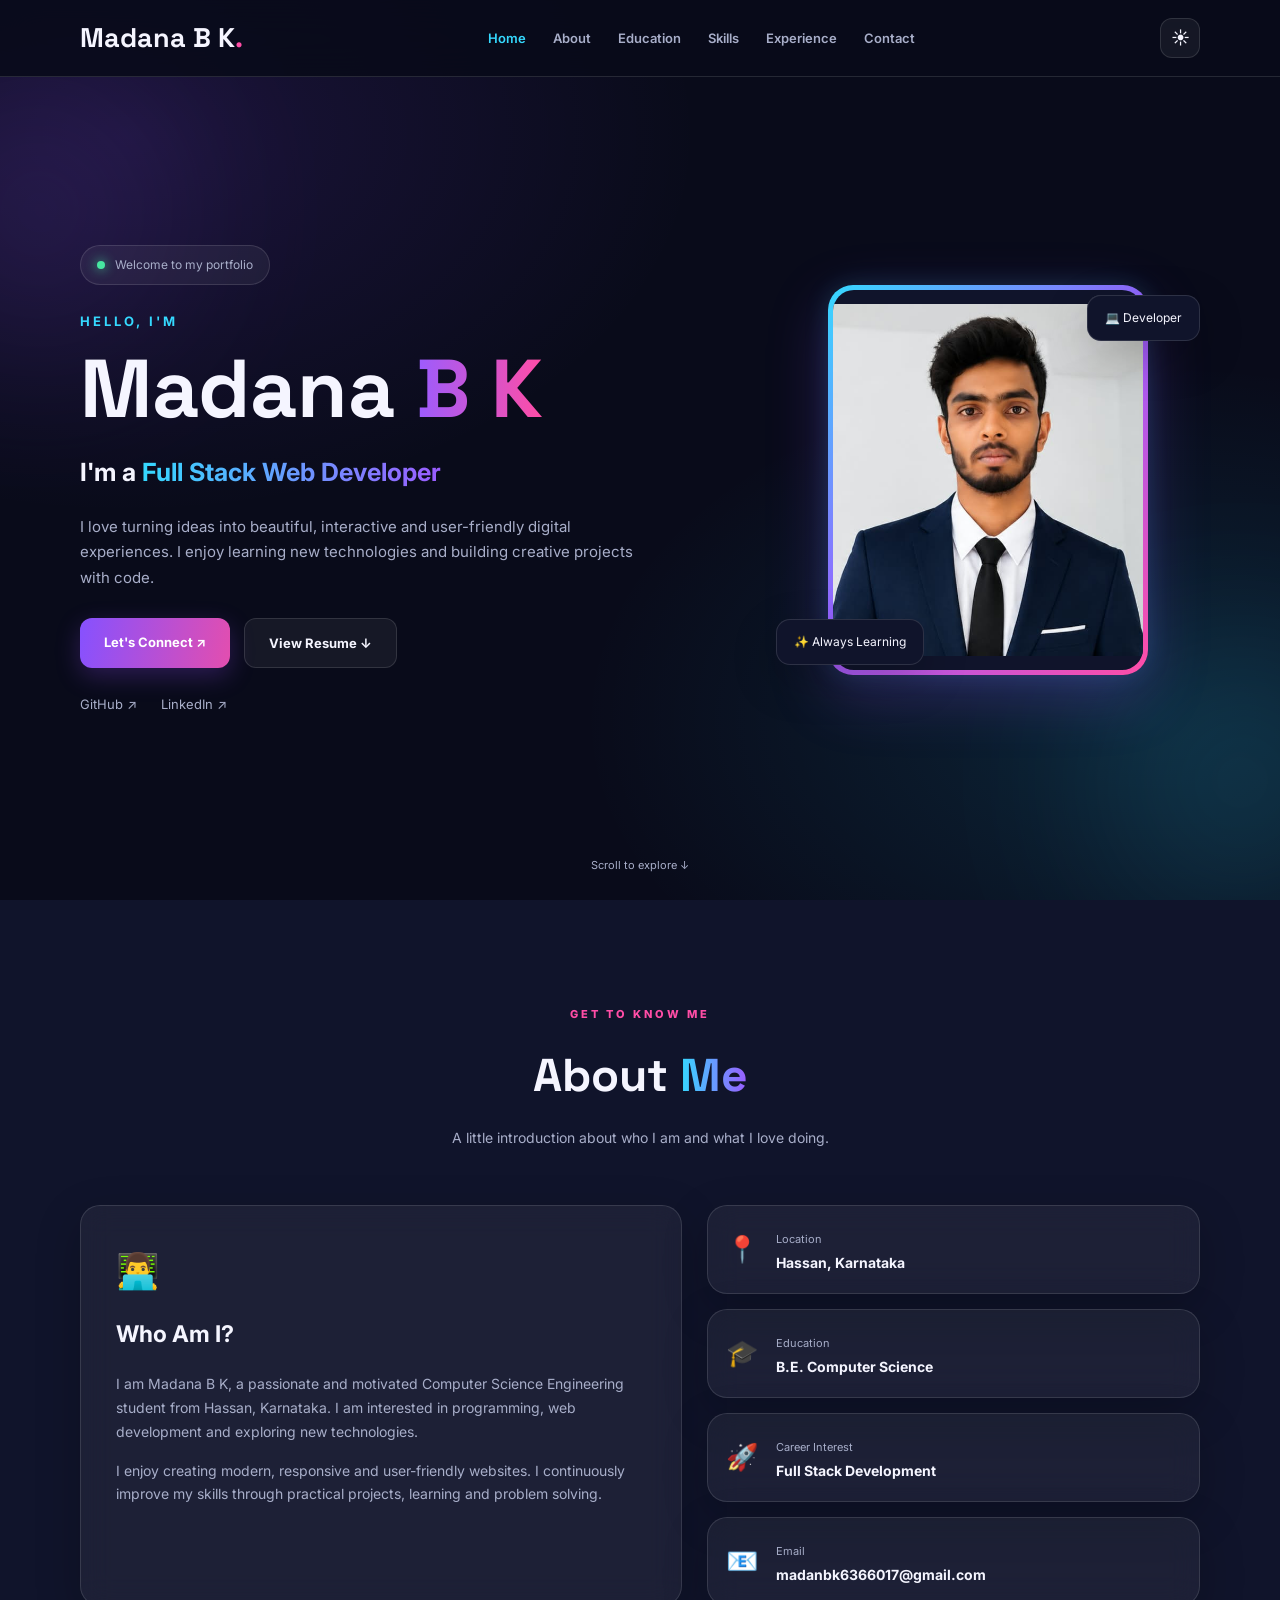
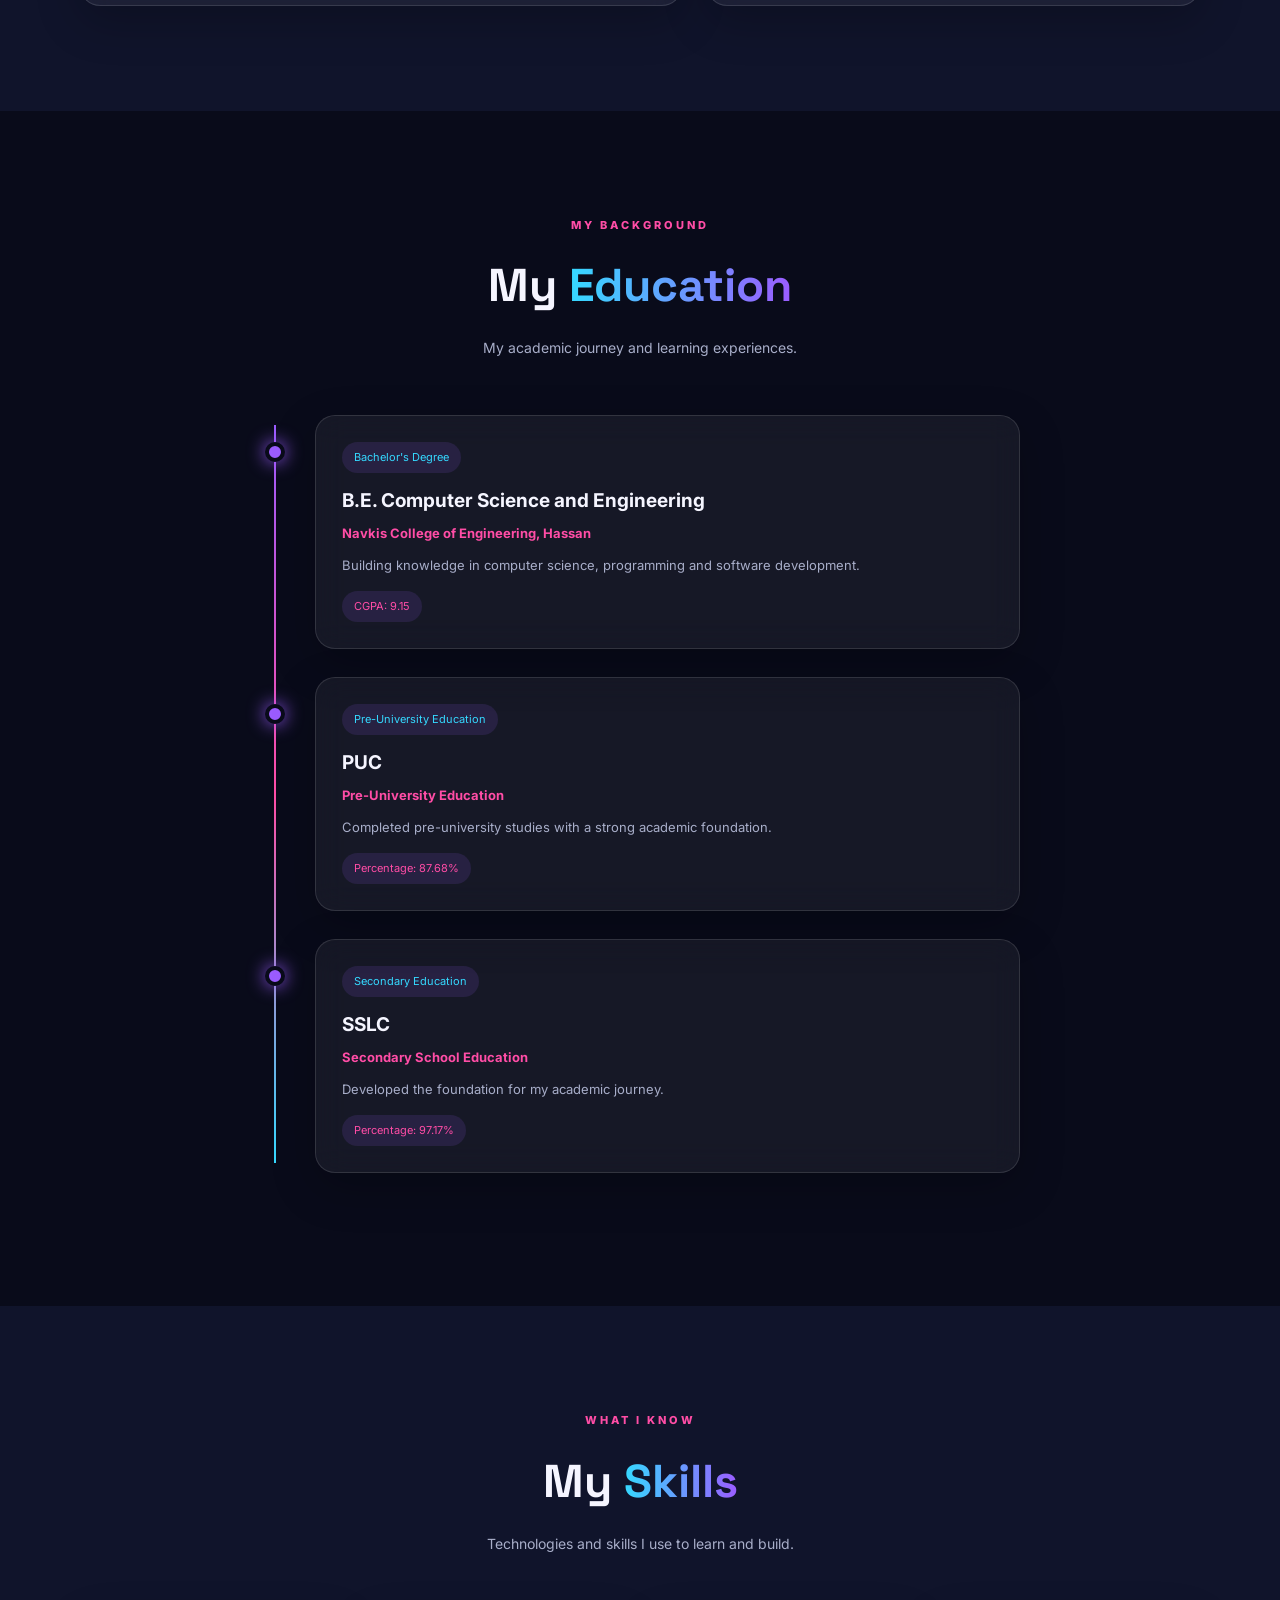
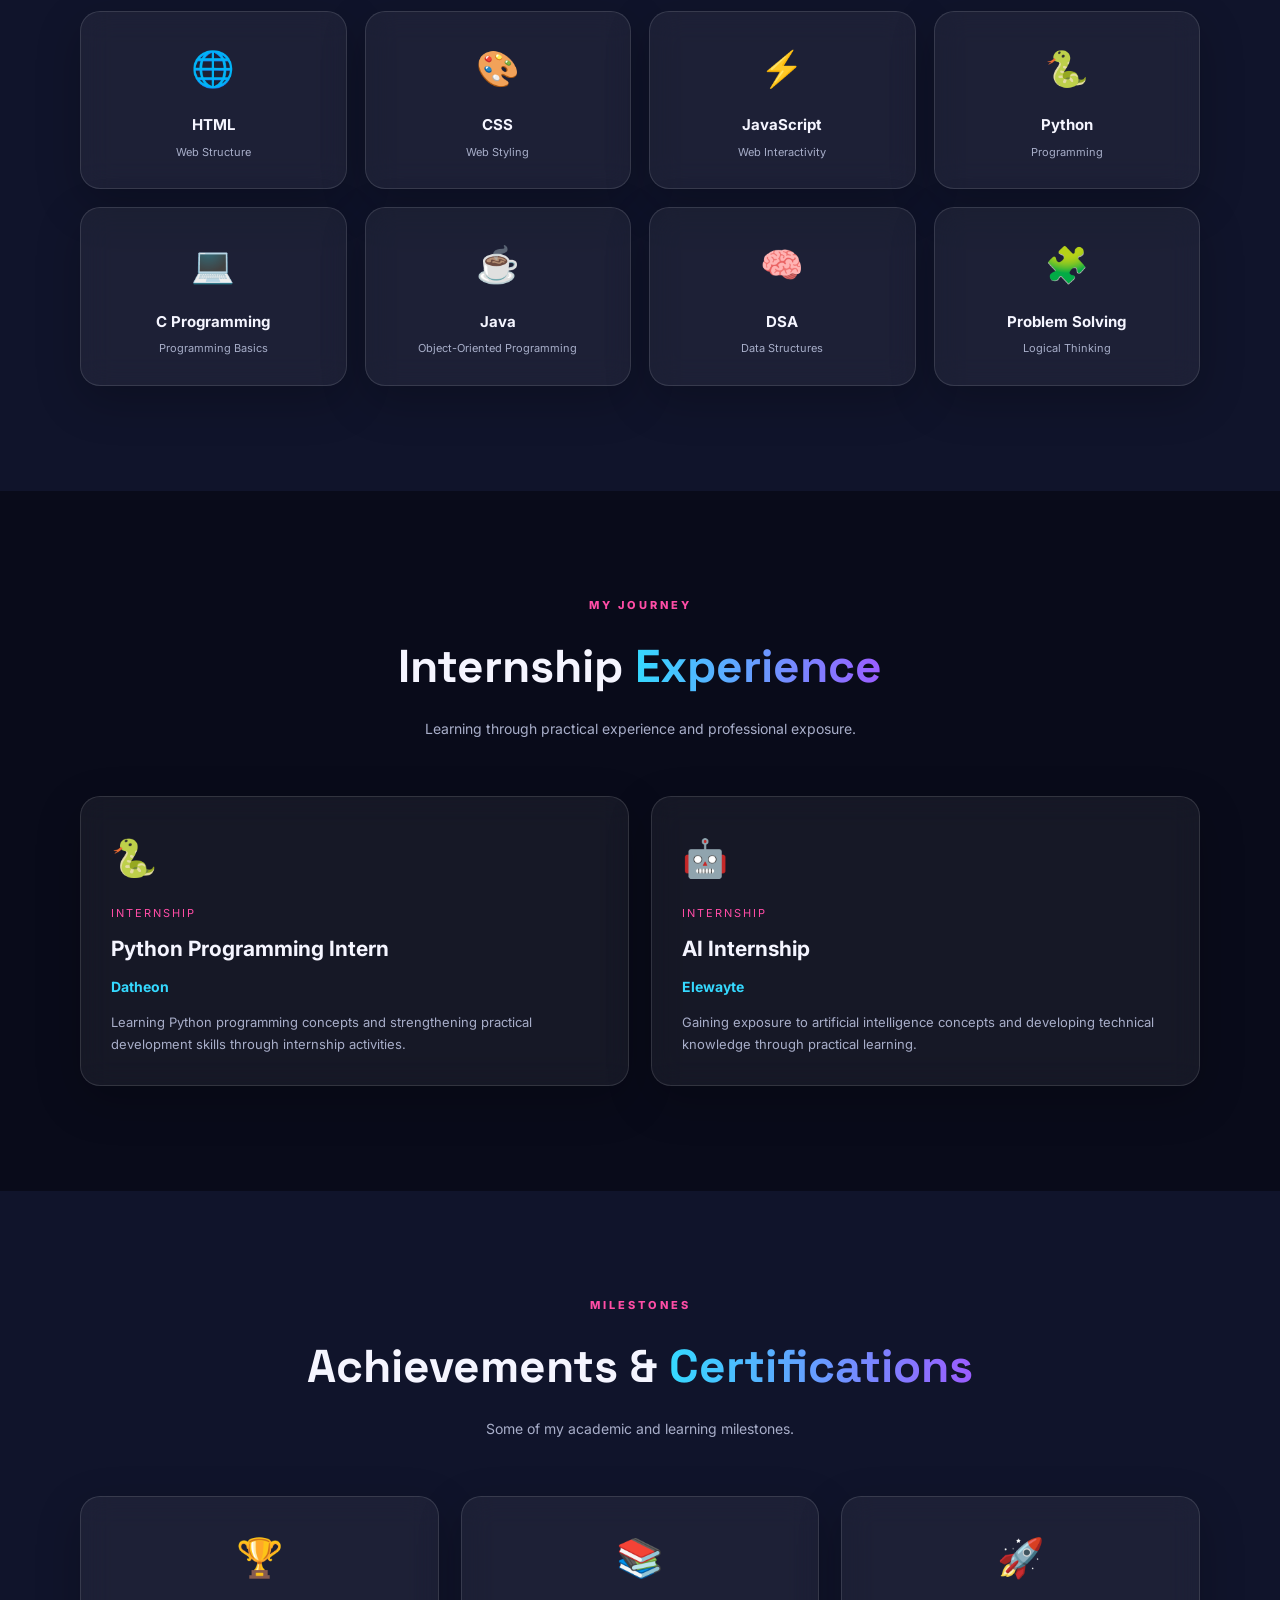
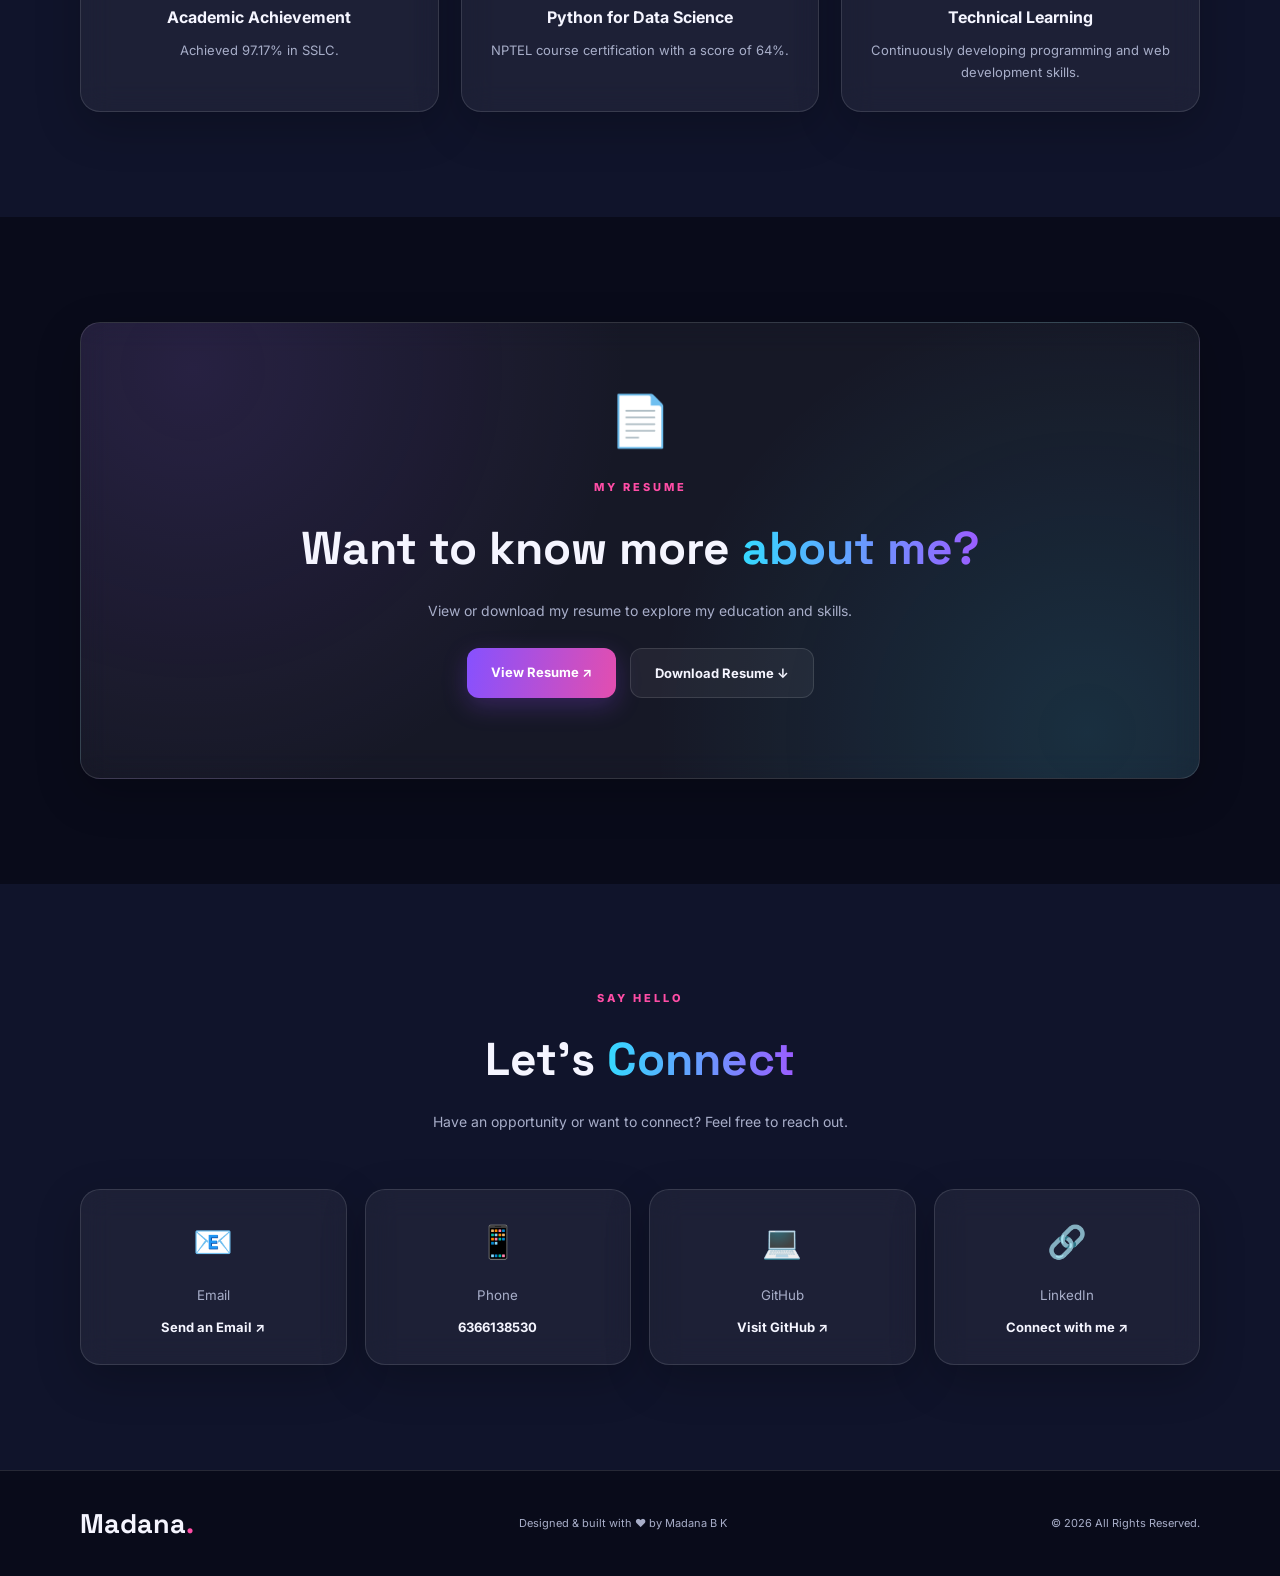
<file: Developer-portfolio/index.html>
<!DOCTYPE html>
<html lang="en">
<head>
  <meta charset="UTF-8">
  <meta name="viewport" content="width=device-width, initial-scale=1.0">
  <meta name="description" content="Madana B K - Full Stack Web Developer Portfolio">
  <title>Madana B K | Full Stack Developer</title>

  <link rel="preconnect" href="https://fonts.googleapis.com">
  <link rel="preconnect" href="https://fonts.gstatic.com" crossorigin>
  <link href="https://fonts.googleapis.com/css2?family=Inter:wght@400;500;600;700;800&family=Space+Grotesk:wght@400;500;600;700&display=swap" rel="stylesheet">

  <link rel="stylesheet" href="style.css">
</head>
<body>

  <div class="scroll-progress" id="scrollProgress"></div>

  <header class="header">
    <nav class="navbar container">
      <a href="#home" class="logo">Madana B K<span>.</span></a>

      <button class="menu-toggle" id="menuToggle" aria-label="Toggle navigation">
        ☰
      </button>

      <ul class="nav-links" id="navLinks">
        <li><a href="#home" class="active">Home</a></li>
        <li><a href="#about">About</a></li>
        <li><a href="#education">Education</a></li>
        <li><a href="#skills">Skills</a></li>
        <li><a href="#experience">Experience</a></li>
        <li><a href="#contact">Contact</a></li>
      </ul>

      <button class="theme-toggle" id="themeToggle" aria-label="Toggle theme">
        ☀️
      </button>
    </nav>
  </header>

  <main>

    <!-- HERO -->
    <section class="hero section" id="home">
      <div class="hero-glow glow-one"></div>
      <div class="hero-glow glow-two"></div>

      <div class="container hero-content">
        <div class="hero-text reveal">
          <div class="availability">
            <span class="status-dot"></span>
            Welcome to my portfolio
          </div>

          <p class="hello">Hello, I'm</p>
          <h1>Madana <span>B K</span></h1>

          <h2>I'm a <span class="gradient-text">Full Stack Web Developer</span></h2>

          <p class="hero-description">
            I love turning ideas into beautiful, interactive and user-friendly
            digital experiences. I enjoy learning new technologies and building
            creative projects with code.
          </p>

          <div class="hero-buttons">
            <a href="#contact" class="btn btn-primary">Let's Connect ↗</a>
            <a href="assets/resume.pdf" target="_blank" class="btn btn-outline">View Resume ↓</a>
          </div>

          <div class="social-links">
            <a href="https://github.com/Madan-017" target="_blank">GitHub ↗</a>
            <a href="https://www.linkedin.com/in/madan-b-k-12a658393/" target="_blank">LinkedIn ↗</a>
          </div>
        </div>

        <div class="hero-image reveal">
          <div class="image-orbit orbit-one"></div>
          <div class="image-orbit orbit-two"></div>
          <div class="profile-frame">
            <img src="assets/profile.jpeg" alt="Madana B K profile photo">
          </div>
          <div class="floating-tag tag-top">💻 Developer</div>
          <div class="floating-tag tag-bottom">✨ Always Learning</div>
        </div>
      </div>

      <a href="#about" class="scroll-down">Scroll to explore ↓</a>
    </section>

    <!-- ABOUT -->
    <section class="section about-section" id="about">
      <div class="container">
        <div class="section-heading reveal">
          <p class="section-label">GET TO KNOW ME</p>
          <h2>About <span class="gradient-text">Me</span></h2>
          <p>A little introduction about who I am and what I love doing.</p>
        </div>

        <div class="about-grid">
          <div class="about-card glass-card reveal">
            <div class="card-icon">👨‍💻</div>
            <h3>Who Am I?</h3>
            <p>
              I am Madana B K, a passionate and motivated Computer Science
              Engineering student from Hassan, Karnataka. I am interested in
              programming, web development and exploring new technologies.
            </p>
            <p>
              I enjoy creating modern, responsive and user-friendly websites.
              I continuously improve my skills through practical projects,
              learning and problem solving.
            </p>
          </div>

          <div class="about-details reveal">
            <div class="detail-card glass-card">
              <span class="detail-icon">📍</span>
              <div>
                <small>Location</small>
                <h4>Hassan, Karnataka</h4>
              </div>
            </div>

            <div class="detail-card glass-card">
              <span class="detail-icon">🎓</span>
              <div>
                <small>Education</small>
                <h4>B.E. Computer Science</h4>
              </div>
            </div>

            <div class="detail-card glass-card">
              <span class="detail-icon">🚀</span>
              <div>
                <small>Career Interest</small>
                <h4>Full Stack Development</h4>
              </div>
            </div>

            <div class="detail-card glass-card">
              <span class="detail-icon">📧</span>
              <div>
                <small>Email</small>
                <h4>madanbk6366017@gmail.com</h4>
              </div>
            </div>
          </div>
        </div>
      </div>
    </section>

    <!-- EDUCATION -->
    <section class="section" id="education">
      <div class="container">
        <div class="section-heading reveal">
          <p class="section-label">MY BACKGROUND</p>
          <h2>My <span class="gradient-text">Education</span></h2>
          <p>My academic journey and learning experiences.</p>
        </div>

        <div class="timeline">
          <div class="timeline-item reveal">
            <div class="timeline-dot"></div>
            <div class="timeline-card glass-card">
              <span class="timeline-date">Bachelor's Degree</span>
              <h3>B.E. Computer Science and Engineering</h3>
              <h4>Navkis College of Engineering, Hassan</h4>
              <p>Building knowledge in computer science, programming and software development.</p>
              <span class="timeline-tag">CGPA: 9.15</span>
            </div>
          </div>

          <div class="timeline-item reveal">
            <div class="timeline-dot"></div>
            <div class="timeline-card glass-card">
              <span class="timeline-date">Pre-University Education</span>
              <h3>PUC</h3>
              <h4>Pre-University Education</h4>
              <p>Completed pre-university studies with a strong academic foundation.</p>
              <span class="timeline-tag">Percentage: 87.68%</span>
            </div>
          </div>

          <div class="timeline-item reveal">
            <div class="timeline-dot"></div>
            <div class="timeline-card glass-card">
              <span class="timeline-date">Secondary Education</span>
              <h3>SSLC</h3>
              <h4>Secondary School Education</h4>
              <p>Developed the foundation for my academic journey.</p>
              <span class="timeline-tag">Percentage: 97.17%</span>
            </div>
          </div>
        </div>
      </div>
    </section>

    <!-- SKILLS -->
    <section class="section skills-section" id="skills">
      <div class="container">
        <div class="section-heading reveal">
          <p class="section-label">WHAT I KNOW</p>
          <h2>My <span class="gradient-text">Skills</span></h2>
          <p>Technologies and skills I use to learn and build.</p>
        </div>

        <div class="skills-grid">
          <div class="skill-card reveal"><span>🌐</span><h3>HTML</h3><p>Web Structure</p></div>
          <div class="skill-card reveal"><span>🎨</span><h3>CSS</h3><p>Web Styling</p></div>
          <div class="skill-card reveal"><span>⚡</span><h3>JavaScript</h3><p>Web Interactivity</p></div>
          <div class="skill-card reveal"><span>🐍</span><h3>Python</h3><p>Programming</p></div>
          <div class="skill-card reveal"><span>💻</span><h3>C Programming</h3><p>Programming Basics</p></div>
          <div class="skill-card reveal"><span>☕</span><h3>Java</h3><p>Object-Oriented Programming</p></div>
          <div class="skill-card reveal"><span>🧠</span><h3>DSA</h3><p>Data Structures</p></div>
          <div class="skill-card reveal"><span>🧩</span><h3>Problem Solving</h3><p>Logical Thinking</p></div>
        </div>
      </div>
    </section>

    <!-- EXPERIENCE -->
    <section class="section" id="experience">
      <div class="container">
        <div class="section-heading reveal">
          <p class="section-label">MY JOURNEY</p>
          <h2>Internship <span class="gradient-text">Experience</span></h2>
          <p>Learning through practical experience and professional exposure.</p>
        </div>

        <div class="experience-grid">
          <div class="experience-card glass-card reveal">
            <span class="experience-icon">🐍</span>
            <p class="experience-type">Internship</p>
            <h3>Python Programming Intern</h3>
            <h4>Datheon</h4>
            <p>
              Learning Python programming concepts and strengthening practical
              development skills through internship activities.
            </p>
          </div>

          <div class="experience-card glass-card reveal">
            <span class="experience-icon">🤖</span>
            <p class="experience-type">Internship</p>
            <h3>AI Internship</h3>
            <h4>Elewayte</h4>
            <p>
              Gaining exposure to artificial intelligence concepts and
              developing technical knowledge through practical learning.
            </p>
          </div>
        </div>
      </div>
    </section>

    <!-- ACHIEVEMENTS -->
    <section class="section achievements-section" id="achievements">
      <div class="container">
        <div class="section-heading reveal">
          <p class="section-label">MILESTONES</p>
          <h2>Achievements & <span class="gradient-text">Certifications</span></h2>
          <p>Some of my academic and learning milestones.</p>
        </div>

        <div class="achievement-grid">
          <div class="achievement-card glass-card reveal">
            <span>🏆</span>
            <h3>Academic Achievement</h3>
            <p>Achieved 97.17% in SSLC.</p>
          </div>

          <div class="achievement-card glass-card reveal">
            <span>📚</span>
            <h3>Python for Data Science</h3>
            <p>NPTEL course certification with a score of 64%.</p>
          </div>

          <div class="achievement-card glass-card reveal">
            <span>🚀</span>
            <h3>Technical Learning</h3>
            <p>Continuously developing programming and web development skills.</p>
          </div>
        </div>
      </div>
    </section>

    <!-- RESUME -->
    <section class="section resume-section" id="resume">
      <div class="container">
        <div class="resume-card glass-card reveal">
          <div class="resume-icon">📄</div>
          <p class="section-label">MY RESUME</p>
          <h2>Want to know more <span class="gradient-text">about me?</span></h2>
          <p>View or download my resume to explore my education and skills.</p>

          <div class="hero-buttons">
            <a href="assets/resume.pdf" target="_blank" class="btn btn-primary">View Resume ↗</a>
            <a href="assets/resume.pdf" download class="btn btn-outline">Download Resume ↓</a>
          </div>
        </div>
      </div>
    </section>

    <!-- CONTACT -->
    <section class="section contact-section" id="contact">
      <div class="container">
        <div class="section-heading reveal">
          <p class="section-label">SAY HELLO</p>
          <h2>Let's <span class="gradient-text">Connect</span></h2>
          <p>Have an opportunity or want to connect? Feel free to reach out.</p>
        </div>

        <div class="contact-grid">
          <a class="contact-card glass-card reveal" href="mailto:madanbk6366017@gmail.com">
            <span>📧</span>
            <small>Email</small>
            <h3>Send an Email ↗</h3>
          </a>

          <a class="contact-card glass-card reveal" href="tel:6366138530">
            <span>📱</span>
            <small>Phone</small>
            <h3>6366138530</h3>
          </a>

          <a class="contact-card glass-card reveal" href="https://github.com/Madan-017" target="_blank">
            <span>💻</span>
            <small>GitHub</small>
            <h3>Visit GitHub ↗</h3>
          </a>

          <a class="contact-card glass-card reveal" href="https://www.linkedin.com/in/madan-b-k-12a658393/" target="_blank">
            <span>🔗</span>
            <small>LinkedIn</small>
            <h3>Connect with me ↗</h3>
          </a>
        </div>
      </div>
    </section>

  </main>

  <footer class="footer">
    <div class="container footer-content">
      <a href="#home" class="logo">Madana<span>.</span></a>
      <p>Designed & built with ❤️ by Madana B K</p>
      <p>© <span id="year"></span> All Rights Reserved.</p>
    </div>
  </footer>

  <button class="back-to-top" id="backToTop" aria-label="Back to top">↑</button>

  <script src="script.js"></script>
</body>
</html>
</file>
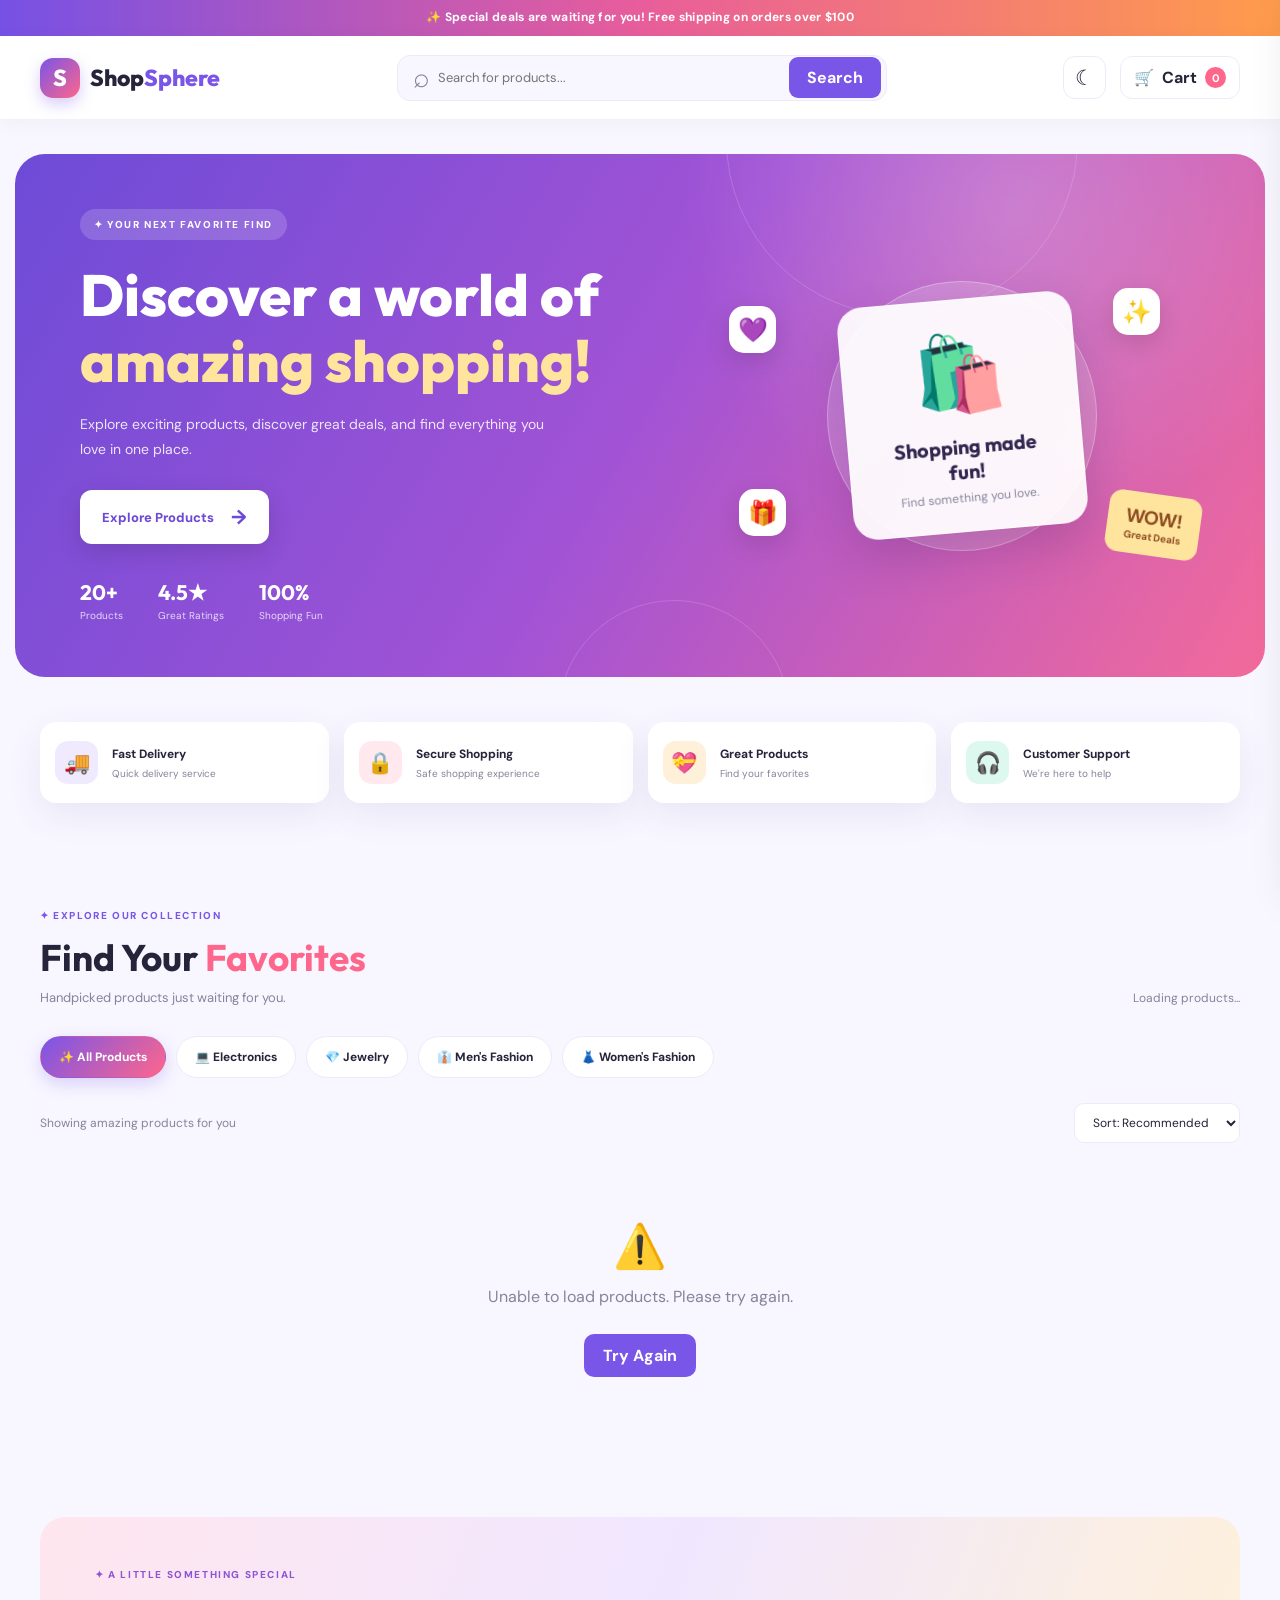
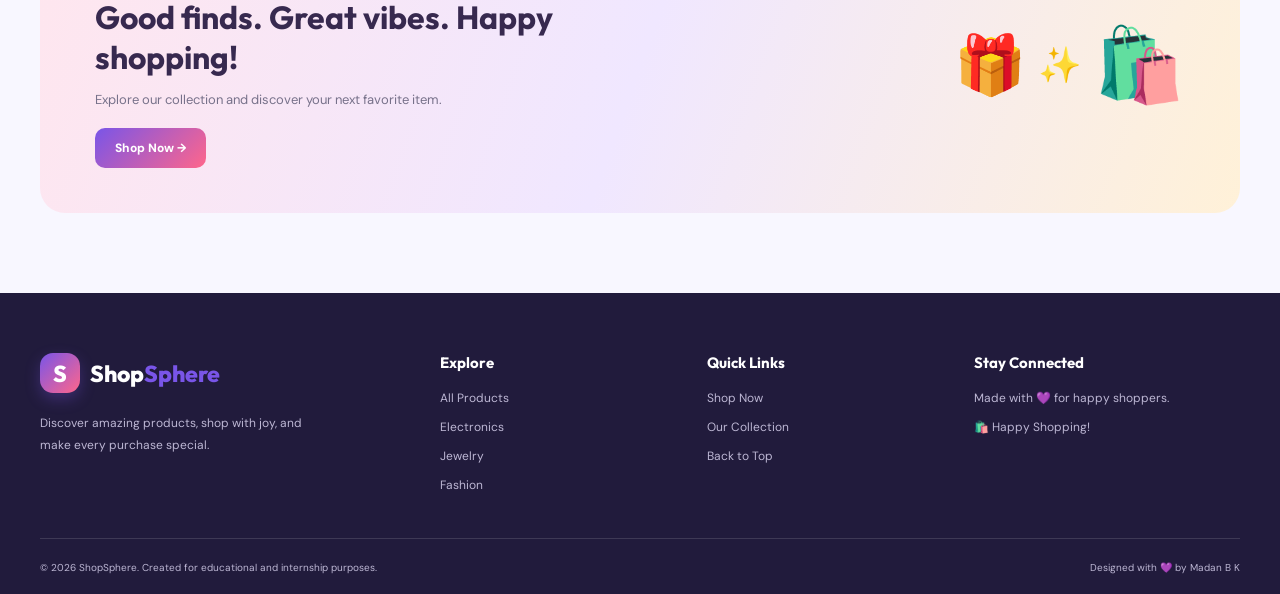
<file: Ecommerce-Store/index.html>
<!DOCTYPE html>
<html lang="en">
<head>
    <meta charset="UTF-8">
    <meta name="viewport" content="width=device-width, initial-scale=1.0">
    <meta name="description" content="ShopSphere - Discover amazing products at amazing prices.">
    <title>ShopSphere | Discover. Shop. Enjoy.</title>

    <link rel="icon" type="image/svg+xml" href="favicon.svg">
    <link rel="preconnect" href="https://fonts.googleapis.com">
    <link rel="preconnect" href="https://fonts.gstatic.com" crossorigin>
    <link href="https://fonts.googleapis.com/css2?family=DM+Sans:wght@400;500;600;700;800&family=Outfit:wght@400;500;600;700;800&display=swap" rel="stylesheet">

    <link rel="stylesheet" href="style.css">
</head>
<body>

    <!-- Announcement Bar -->
    <div class="announcement-bar">
        <p>✨ Special deals are waiting for you! Free shipping on orders over $100</p>
    </div>

    <!-- Navbar -->
    <header class="navbar">
        <div class="nav-container">

            <a href="#" class="logo">
                <span class="logo-icon">S</span>
                <span>Shop<span class="logo-highlight">Sphere</span></span>
            </a>

            <div class="nav-search">
                <span class="search-icon">⌕</span>
                <input
                    type="text"
                    id="searchInput"
                    placeholder="Search for products..."
                    autocomplete="off"
                >
                <button id="searchButton" type="button">Search</button>
            </div>

            <div class="nav-actions">
                <button class="theme-btn" id="themeToggle" aria-label="Toggle theme">
                    ☾
                </button>

                <button class="cart-button" id="cartButton" aria-label="Open shopping cart">
                    <span>🛒</span>
                    <span class="cart-text">Cart</span>
                    <span class="cart-count" id="cartCount">0</span>
                </button>
            </div>

        </div>
    </header>

    <!-- Main Content -->
    <main>

        <!-- Hero Section -->
        <section class="hero">
            <div class="hero-content">

                <span class="hero-tag">✦ YOUR NEXT FAVORITE FIND</span>

                <h1>
                    Discover a world of
                    <span>amazing shopping!</span>
                </h1>

                <p>
                    Explore exciting products, discover great deals,
                    and find everything you love in one place.
                </p>

                <a href="#products" class="hero-button">
                    Explore Products <span>→</span>
                </a>

                <div class="hero-stats">
                    <div>
                        <strong>20+</strong>
                        <small>Products</small>
                    </div>
                    <div>
                        <strong>4.5★</strong>
                        <small>Great Ratings</small>
                    </div>
                    <div>
                        <strong>100%</strong>
                        <small>Shopping Fun</small>
                    </div>
                </div>

            </div>

            <div class="hero-visual">
                <div class="hero-circle"></div>

                <div class="hero-card hero-card-main">
                    <div class="hero-emoji">🛍️</div>
                    <h3>Shopping made fun!</h3>
                    <p>Find something you love.</p>
                </div>

                <div class="floating-item floating-one">✨</div>
                <div class="floating-item floating-two">🎁</div>
                <div class="floating-item floating-three">💜</div>

                <div class="hero-discount">
                    <strong>WOW!</strong>
                    <span>Great Deals</span>
                </div>
            </div>
        </section>

        <!-- Benefits -->
        <section class="benefits">
            <div class="benefit-item">
                <span>🚚</span>
                <div>
                    <h3>Fast Delivery</h3>
                    <p>Quick delivery service</p>
                </div>
            </div>

            <div class="benefit-item">
                <span>🔒</span>
                <div>
                    <h3>Secure Shopping</h3>
                    <p>Safe shopping experience</p>
                </div>
            </div>

            <div class="benefit-item">
                <span>💝</span>
                <div>
                    <h3>Great Products</h3>
                    <p>Find your favorites</p>
                </div>
            </div>

            <div class="benefit-item">
                <span>🎧</span>
                <div>
                    <h3>Customer Support</h3>
                    <p>We're here to help</p>
                </div>
            </div>
        </section>

        <!-- Products Section -->
        <section class="products-section" id="products">

            <div class="section-heading">
                <div>
                    <span class="section-tag">✦ EXPLORE OUR COLLECTION</span>
                    <h2>Find Your <span>Favorites</span></h2>
                    <p>Handpicked products just waiting for you.</p>
                </div>

                <div class="product-result" id="productResult">
                    Loading products...
                </div>
            </div>

            <!-- Categories -->
            <div class="category-bar" id="categoryBar">
                <button class="category-btn active" data-category="all">
                    ✨ All Products
                </button>

                <button class="category-btn" data-category="electronics">
                    💻 Electronics
                </button>

                <button class="category-btn" data-category="jewelery">
                    💎 Jewelry
                </button>

                <button class="category-btn" data-category="men's clothing">
                    👔 Men's Fashion
                </button>

                <button class="category-btn" data-category="women's clothing">
                    👗 Women's Fashion
                </button>
            </div>

            <!-- Sorting -->
            <div class="products-toolbar">
                <p>Showing amazing products for you</p>

                <select id="sortSelect" aria-label="Sort products">
                    <option value="default">Sort: Recommended</option>
                    <option value="low-high">Price: Low to High</option>
                    <option value="high-low">Price: High to Low</option>
                    <option value="rating">Top Rated</option>
                </select>
            </div>

            <!-- Loading -->
            <div class="loading-container" id="loading">
                <div class="loader"></div>
                <h3>Finding amazing products...</h3>
                <p>Just a moment!</p>
            </div>

            <!-- Error -->
            <div class="error-message" id="errorMessage" role="alert">
                <span>⚠️</span>
                <p>Unable to load products. Please try again.</p>
                <button id="retryButton" type="button">Try Again</button>
            </div>

            <!-- Product Grid -->
            <div class="product-grid" id="productGrid"></div>

            <!-- Empty Search -->
            <div class="empty-state" id="emptyState">
                <span>🔍</span>
                <h3>No products found!</h3>
                <p>Try another search or category.</p>
                <button id="clearFiltersButton" type="button">
                    Clear Filters
                </button>
            </div>

        </section>

        <!-- Promotional Banner -->
        <section class="promo-banner">
            <div>
                <span class="promo-label">✦ A LITTLE SOMETHING SPECIAL</span>
                <h2>Good finds. Great vibes. Happy shopping!</h2>
                <p>Explore our collection and discover your next favorite item.</p>
                <a href="#products">Shop Now →</a>
            </div>

            <div class="promo-illustration">
                <span>🎁</span>
                <span>✨</span>
                <span>🛍️</span>
            </div>
        </section>

    </main>

    <!-- Page Overlay -->
    <div class="overlay" id="overlay"></div>

    <!-- Shopping Cart Drawer -->
    <aside class="cart-drawer" id="cartDrawer" aria-label="Shopping cart">

        <div class="cart-header">
            <div>
                <span class="section-tag">✦ YOUR SHOPPING BAG</span>
                <h2>My Cart <span id="drawerCartCount">(0)</span></h2>
            </div>

            <button class="close-btn" id="closeCart" aria-label="Close cart">
                &times;
            </button>
        </div>

        <div class="cart-items" id="cartItems">
            <div class="cart-empty">
                <span>🛒</span>
                <h3>Your cart is empty!</h3>
                <p>Let's find something amazing for you.</p>
                <button id="continueShopping" type="button">
                    Start Shopping
                </button>
            </div>
        </div>

        <div class="cart-summary" id="cartSummary">

            <div class="coupon-note">
                🎉 Great choices! Your order is almost ready.
            </div>

            <div class="summary-row">
                <span>Subtotal</span>
                <strong id="subtotal">$0.00</strong>
            </div>

            <div class="summary-row">
                <span>Tax (8%)</span>
                <strong id="tax">$0.00</strong>
            </div>

            <div class="summary-row">
                <span>Shipping</span>
                <strong id="shipping">$0.00</strong>
            </div>

            <div class="summary-row total-row">
                <span>Total</span>
                <strong id="total">$0.00</strong>
            </div>

            <button class="checkout-btn" id="checkoutButton" type="button">
                Proceed to Checkout →
            </button>

            <p class="secure-note">🔒 Secure simulated checkout</p>

        </div>

    </aside>

    <!-- Checkout Modal -->
    <div class="modal" id="checkoutModal" role="dialog" aria-modal="true" aria-labelledby="checkoutTitle">

        <div class="modal-content">

            <button class="close-btn modal-close" id="closeCheckout" aria-label="Close checkout">
                &times;
            </button>

            <div id="checkoutFormContent">

                <div class="modal-icon">💳</div>

                <span class="section-tag">✦ ALMOST THERE</span>
                <h2 id="checkoutTitle">Complete Your Order</h2>
                <p>Enter your details for this simulated checkout.</p>

                <form id="checkoutForm">

                    <label for="customerName">Full Name</label>
                    <input
                        type="text"
                        id="customerName"
                        placeholder="Enter your full name"
                        required
                    >

                    <label for="customerEmail">Email Address</label>
                    <input
                        type="email"
                        id="customerEmail"
                        placeholder="Enter your email"
                        required
                    >

                    <label for="customerAddress">Delivery Address</label>
                    <textarea
                        id="customerAddress"
                        placeholder="Enter your delivery address"
                        rows="3"
                        required
                    ></textarea>

                    <div class="checkout-total">
                        Order Total: <strong id="checkoutTotal">$0.00</strong>
                    </div>

                    <button type="submit" class="checkout-btn">
                        Place My Order 🎉
                    </button>

                </form>

            </div>

            <!-- Success -->
            <div class="success-content" id="successContent">

                <div class="success-animation">🎉</div>

                <h2>Order Confirmed!</h2>

                <p>
                    Thank you for shopping with ShopSphere.
                    Your simulated order has been placed successfully!
                </p>

                <div class="order-number">
                    Order ID: <strong id="orderId"></strong>
                </div>

                <button class="checkout-btn" id="finishOrder" type="button">
                    Continue Shopping 💜
                </button>

            </div>

        </div>

    </div>

    <!-- Footer -->
    <footer class="footer">

        <div class="footer-main">

            <div class="footer-brand">
                <a href="#" class="logo">
                    <span class="logo-icon">S</span>
                    <span>Shop<span class="logo-highlight">Sphere</span></span>
                </a>

                <p>
                    Discover amazing products, shop with joy,
                    and make every purchase special.
                </p>
            </div>

            <div class="footer-links">
                <h3>Explore</h3>
                <a href="#products">All Products</a>
                <a href="#products">Electronics</a>
                <a href="#products">Jewelry</a>
                <a href="#products">Fashion</a>
            </div>

            <div class="footer-links">
                <h3>Quick Links</h3>
                <a href="#products">Shop Now</a>
                <a href="#products">Our Collection</a>
                <a href="#">Back to Top</a>
            </div>

            <div class="footer-contact">
                <h3>Stay Connected</h3>
                <p>Made with 💜 for happy shoppers.</p>
                <span>🛍️ Happy Shopping!</span>
            </div>

        </div>

        <div class="footer-bottom">
            <p>© 2026 ShopSphere. Created for educational and internship purposes.</p>
            <p>Designed with 💜 by Madan B K</p>
        </div>

    </footer>

    <script src="script.js"></script>

</body>
</html>
</file>
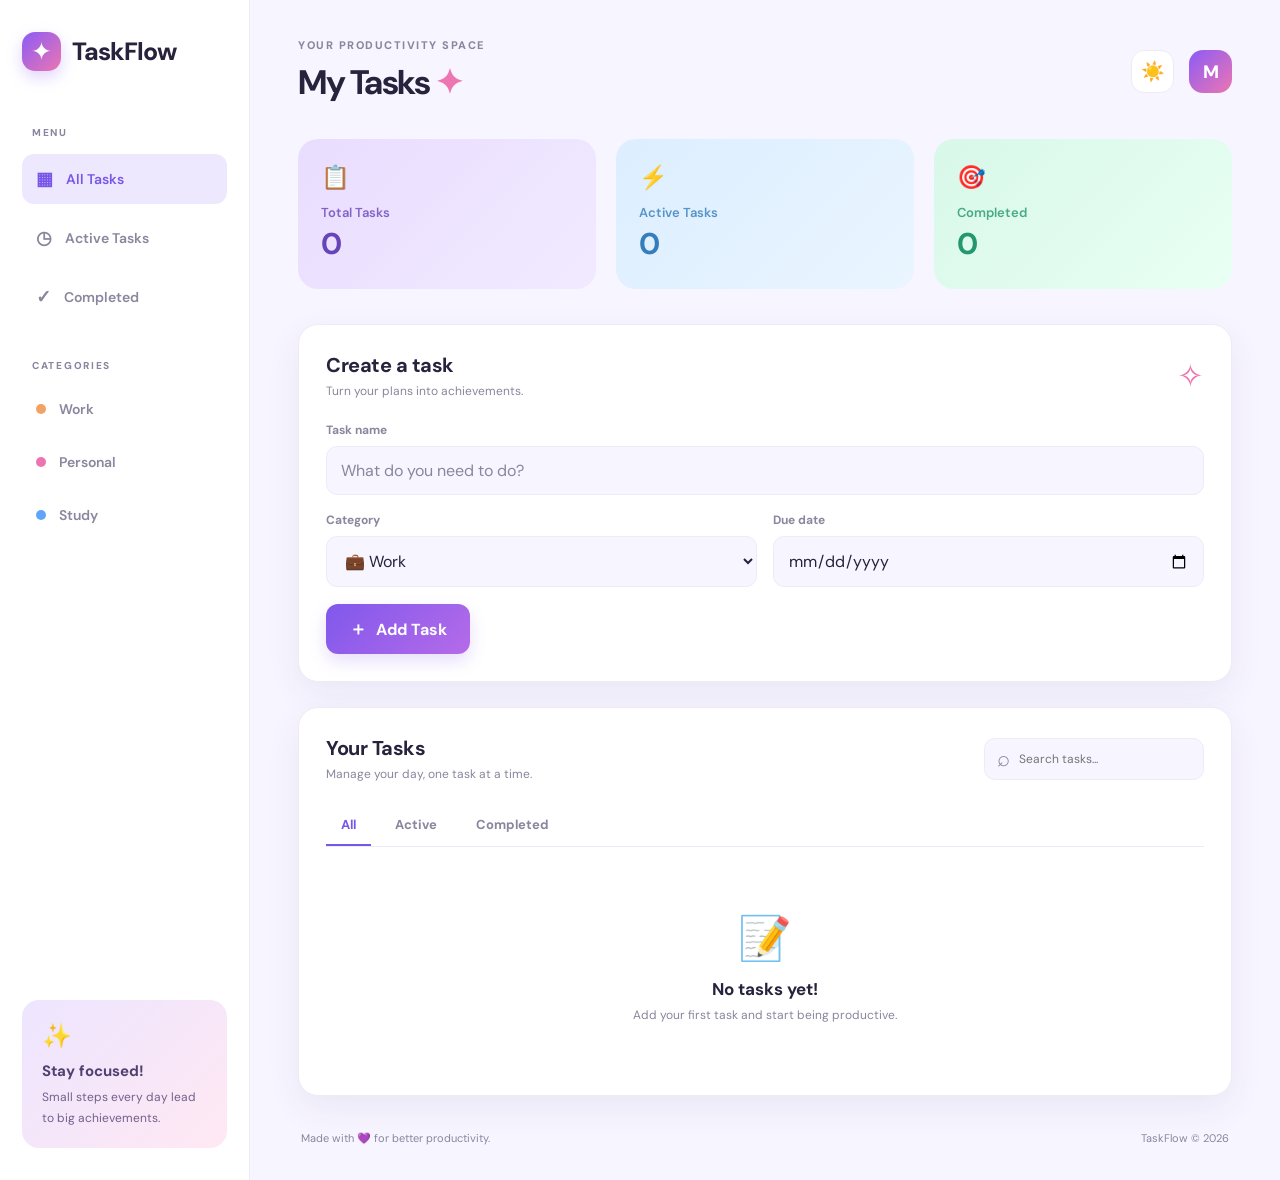
<file: productivity-task-manager/index.html>
<!DOCTYPE html>
<html lang="en">
<head>
    <meta charset="UTF-8">
    <meta name="viewport" content="width=device-width, initial-scale=1.0">
    <meta name="description" content="A colorful productivity task manager to organize your daily work.">
    <title>TaskFlow | Productivity Manager</title>
    <link rel="icon" type="image/svg+xml" href="favicon.svg">
    <link rel="stylesheet" href="style.css">
    <link rel="preconnect" href="https://fonts.googleapis.com">
    <link href="https://fonts.googleapis.com/css2?family=DM+Sans:wght@400;500;600;700;800&display=swap" rel="stylesheet">
</head>

<body>

    <div class="app-container">

        <!-- Sidebar -->
        <aside class="sidebar">
            <div class="logo">
                <span class="logo-icon">✦</span>
                <h2>TaskFlow</h2>
            </div>

            <p class="sidebar-heading">MENU</p>

            <nav class="sidebar-nav">
                <button class="nav-item active" data-filter="all">
                    <span>▦</span> All Tasks
                </button>

                <button class="nav-item" data-filter="active">
                    <span>◷</span> Active Tasks
                </button>

                <button class="nav-item" data-filter="completed">
                    <span>✓</span> Completed
                </button>
            </nav>

            <p class="sidebar-heading">CATEGORIES</p>

            <div class="category-list">
                <button class="category-item" data-category="Work">
                    <span class="category-dot work-dot"></span>
                    Work
                </button>

                <button class="category-item" data-category="Personal">
                    <span class="category-dot personal-dot"></span>
                    Personal
                </button>

                <button class="category-item" data-category="Study">
                    <span class="category-dot study-dot"></span>
                    Study
                </button>
            </div>

            <div class="sidebar-bottom">
                <div class="quote-card">
                    <span>✨</span>
                    <h3>Stay focused!</h3>
                    <p>Small steps every day lead to big achievements.</p>
                </div>
            </div>
        </aside>

        <!-- Main Content -->
        <main class="main-content">

            <header class="topbar">
                <div>
                    <p class="welcome-text">YOUR PRODUCTIVITY SPACE</p>
                    <h1>My Tasks <span>✦</span></h1>
                </div>

                <div class="topbar-actions">
                    <button id="themeToggle" class="icon-button" aria-label="Toggle theme">
                        ☀️
                    </button>
                    <div class="avatar">M</div>
                </div>
            </header>

            <!-- Overview -->
            <section class="overview">
                <div class="overview-card total-card">
                    <div class="overview-icon">📋</div>
                    <p>Total Tasks</p>
                    <h2 id="totalCount">0</h2>
                </div>

                <div class="overview-card active-card">
                    <div class="overview-icon">⚡</div>
                    <p>Active Tasks</p>
                    <h2 id="activeCount">0</h2>
                </div>

                <div class="overview-card completed-card">
                    <div class="overview-icon">🎯</div>
                    <p>Completed</p>
                    <h2 id="completedCount">0</h2>
                </div>
            </section>

            <!-- Add Task -->
            <section class="add-task-section">
                <div class="section-title">
                    <div>
                        <h2>Create a task</h2>
                        <p>Turn your plans into achievements.</p>
                    </div>
                    <span class="sparkle">✧</span>
                </div>

                <form id="taskForm" class="task-form">
                    <div class="input-group task-input-group">
                        <label for="taskInput">Task name</label>
                        <input
                            type="text"
                            id="taskInput"
                            placeholder="What do you need to do?"
                            maxlength="120"
                            required
                        >
                    </div>

                    <div class="form-row">
                        <div class="input-group">
                            <label for="categorySelect">Category</label>
                            <select id="categorySelect">
                                <option value="Work">💼 Work</option>
                                <option value="Personal">🌸 Personal</option>
                                <option value="Study">📚 Study</option>
                            </select>
                        </div>

                        <div class="input-group">
                            <label for="dueDate">Due date</label>
                            <input type="date" id="dueDate">
                        </div>
                    </div>

                    <button type="submit" class="add-button">
                        <span>＋</span> Add Task
                    </button>
                </form>
            </section>

            <!-- Task List -->
            <section class="tasks-section">

                <div class="tasks-header">
                    <div>
                        <h2>Your Tasks</h2>
                        <p>Manage your day, one task at a time.</p>
                    </div>

                    <div class="search-box">
                        <span>⌕</span>
                        <input type="search" id="searchInput" placeholder="Search tasks...">
                    </div>
                </div>

                <div class="filter-tabs">
                    <button class="filter-btn active" data-filter="all">All</button>
                    <button class="filter-btn" data-filter="active">Active</button>
                    <button class="filter-btn" data-filter="completed">Completed</button>
                </div>

                <div id="taskList" class="task-list">
                    <!-- Tasks will be added here using JavaScript -->
                </div>

                <div id="emptyState" class="empty-state">
                    <div class="empty-icon">📝</div>
                    <h3>No tasks yet!</h3>
                    <p>Add your first task and start being productive.</p>
                </div>

            </section>

            <footer class="footer">
                <p>Made with 💜 for better productivity.</p>
                <p>TaskFlow © <span id="currentYear"></span></p>
            </footer>

        </main>
    </div>

    <!-- Edit Task Modal -->
    <div id="editModal" class="modal hidden">
        <div class="modal-content">
            <button type="button" id="closeModal" class="close-modal" aria-label="Close">×</button>

            <h2>Edit Task ✏️</h2>

            <form id="editForm">
                <div class="input-group">
                    <label for="editTaskInput">Task name</label>
                    <input type="text" id="editTaskInput" required maxlength="120">
                </div>

                <div class="input-group">
                    <label for="editCategory">Category</label>
                    <select id="editCategory">
                        <option value="Work">💼 Work</option>
                        <option value="Personal">🌸 Personal</option>
                        <option value="Study">📚 Study</option>
                    </select>
                </div>

                <div class="input-group">
                    <label for="editDueDate">Due date</label>
                    <input type="date" id="editDueDate">
                </div>

                <button type="submit" class="add-button">Save Changes</button>
            </form>
        </div>
    </div>

    <script src="script.js"></script>
</body>
</html>
</file>
<file: Developer-portfolio/style.css>
/* =========================================
   MADANA B K - DEVELOPER PORTFOLIO
   Modern Colorful Animated Design
========================================= */

:root {
  --bg: #090b1a;
  --bg-secondary: #10142b;
  --card: rgba(255,255,255,0.055);
  --text: #f5f5ff;
  --muted: #a8aec9;
  --border: rgba(255,255,255,0.12);

  --purple: #9b5cff;
  --pink: #ff4da6;
  --cyan: #35d9ff;
  --green: #47e6a1;

  --header: rgba(9,11,26,0.88);
  --shadow: 0 15px 45px rgba(0,0,0,0.22);
}

body.light-theme {
  --bg: #f6f5ff;
  --bg-secondary: #eeedff;
  --card: rgba(255,255,255,0.8);
  --text: #17152c;
  --muted: #64647c;
  --border: rgba(70,50,120,0.14);
  --header: rgba(246,245,255,0.9);
  --shadow: 0 15px 45px rgba(60,40,100,0.1);
}

/* GLOBAL */

* {
  margin: 0;
  padding: 0;
  box-sizing: border-box;
  scroll-behavior: smooth;
}

body {
  font-family: "Inter", sans-serif;
  background: var(--bg);
  color: var(--text);
  line-height: 1.7;
  overflow-x: hidden;
  transition: background 0.35s, color 0.35s;
}

a {
  color: inherit;
  text-decoration: none;
}

button {
  font: inherit;
  cursor: pointer;
}

.container {
  width: min(1120px, 90%);
  margin: auto;
}

.section {
  padding: 105px 0;
  position: relative;
}

/* GRADIENT TEXT */

.gradient-text {
  background: linear-gradient(
    90deg,
    var(--cyan),
    var(--purple),
    var(--pink)
  );
  background-size: 200% auto;
  color: transparent;
  background-clip: text;
  -webkit-background-clip: text;
  animation: gradientMove 5s linear infinite;
}

@keyframes gradientMove {
  to {
    background-position: 200% center;
  }
}

/* HEADER */

.header {
  position: fixed;
  width: 100%;
  top: 0;
  z-index: 1000;
  background: var(--header);
  backdrop-filter: blur(18px);
  border-bottom: 1px solid var(--border);
}

.navbar {
  height: 76px;
  display: flex;
  align-items: center;
  justify-content: space-between;
}

.logo {
  font-family: "Space Grotesk", sans-serif;
  font-size: 27px;
  font-weight: 800;
}

.logo span {
  color: var(--pink);
}

.nav-links {
  display: flex;
  align-items: center;
  gap: 27px;
  list-style: none;
}

.nav-links a {
  font-size: 13px;
  font-weight: 600;
  color: var(--muted);
  transition: 0.3s;
}

.nav-links a:hover,
.nav-links a.active {
  color: var(--cyan);
}

.theme-toggle,
.menu-toggle {
  background: var(--card);
  border: 1px solid var(--border);
  color: var(--text);
  width: 40px;
  height: 40px;
  border-radius: 12px;
  font-size: 18px;
  cursor: pointer;
  transition: 0.3s;
}

.theme-toggle:hover {
  transform: rotate(15deg);
  border-color: var(--cyan);
}

.menu-toggle {
  display: none;
}

/* HERO SECTION */

.hero {
  min-height: 100vh;
  display: flex;
  align-items: center;
  padding-top: 130px;
  padding-bottom: 70px;
  overflow: hidden;

  background:
    radial-gradient(
      ellipse at 10% 15%,
      rgba(135,70,255,0.14),
      transparent 35%
    ),
    radial-gradient(
      ellipse at 90% 80%,
      rgba(30,210,255,0.12),
      transparent 35%
    );
}

.hero-content {
  display: grid;
  grid-template-columns: 1.2fr 0.8fr;
  gap: 60px;
  align-items: center;
}

.availability {
  display: inline-flex;
  align-items: center;
  gap: 10px;
  padding: 9px 16px;
  border: 1px solid var(--border);
  border-radius: 30px;
  background: var(--card);
  color: var(--muted);
  font-size: 12px;
  margin-bottom: 25px;
}

.status-dot {
  width: 8px;
  height: 8px;
  background: var(--green);
  border-radius: 50%;
  box-shadow: 0 0 12px var(--green);
  animation: pulse 1.5s infinite;
}

@keyframes pulse {
  50% {
    opacity: 0.35;
    transform: scale(0.75);
  }
}

.hello {
  color: var(--cyan);
  font-weight: 700;
  letter-spacing: 3px;
  text-transform: uppercase;
  font-size: 13px;
}

.hero h1 {
  font-family: "Space Grotesk", sans-serif;
  font-size: clamp(48px, 7vw, 82px);
  line-height: 1.15;
  margin: 10px 0;
  font-weight: 800;
}

.hero h1 span {
  background: linear-gradient(90deg, var(--purple), var(--pink));
  color: transparent;
  background-clip: text;
  -webkit-background-clip: text;
}

.hero h2 {
  font-size: clamp(18px, 2.5vw, 25px);
  margin: 15px 0;
}

.hero-description {
  max-width: 570px;
  color: var(--muted);
  margin: 20px 0 28px;
  font-size: 15px;
}

.hero-buttons {
  display: flex;
  flex-wrap: wrap;
  gap: 14px;
  margin: 25px 0;
}

.btn {
  display: inline-block;
  padding: 13px 24px;
  border-radius: 12px;
  font-size: 13px;
  font-weight: 700;
  transition: 0.3s;
}

.btn-primary {
  color: white;
  background: linear-gradient(100deg, #8651ff, #e34eaf);
  box-shadow: 0 8px 25px rgba(150,75,255,0.25);
}

.btn-primary:hover {
  transform: translateY(-5px);
  box-shadow: 0 12px 35px rgba(150,75,255,0.45);
}

.btn-outline {
  border: 1px solid var(--border);
  background: var(--card);
}

.btn-outline:hover {
  border-color: var(--cyan);
  color: var(--cyan);
  transform: translateY(-5px);
}

.social-links {
  display: flex;
  gap: 24px;
  margin-top: 20px;
  color: var(--muted);
  font-size: 13px;
}

.social-links a {
  transition: 0.3s;
}

.social-links a:hover {
  color: var(--pink);
  transform: translateY(-3px);
}

/* PREMIUM PROFILE PHOTO */

.hero-image {
  position: relative;
  display: flex;
  justify-content: center;
  align-items: center;
  min-height: 480px;
}

/* Modern rectangular frame */

.profile-frame {
  position: relative;
  width: 320px;
  height: 390px;
  padding: 5px;
  border-radius: 25px;

  background: linear-gradient(
    135deg,
    var(--cyan),
    var(--purple),
    var(--pink)
  );

  box-shadow:
    0 20px 60px rgba(146,85,255,0.25),
    0 0 25px rgba(53,217,255,0.15);

  overflow: hidden;
  z-index: 2;

  animation: photoFloat 5s ease-in-out infinite;
}

.profile-frame img {
  width: 100%;
  height: 100%;
  display: block;

  border-radius: 21px;
  object-fit: contain;
  object-position: center;

  background: var(--bg-secondary);
}

@keyframes photoFloat {
  0%, 100% {
    transform: translateY(0);
  }

  50% {
    transform: translateY(-12px);
  }
}

/* Hide old orbit circles */

.image-orbit {
  display: none;
}

/* Floating labels */

.floating-tag {
  position: absolute;
  z-index: 3;

  background: var(--bg-secondary);
  border: 1px solid var(--border);

  padding: 12px 17px;
  border-radius: 14px;

  font-size: 12px;
  box-shadow: var(--shadow);
  backdrop-filter: blur(15px);

  animation: tagFloat 4s ease-in-out infinite;
}

.tag-top {
  top: 55px;
  right: 0;
}

.tag-bottom {
  bottom: 55px;
  left: 0;
  animation-delay: 1s;
}

@keyframes tagFloat {
  50% {
    transform: translateY(-9px);
  }
}

/* HERO GLOW */

.hero-glow {
  position: absolute;
  width: 240px;
  height: 240px;
  border-radius: 50%;
  filter: blur(100px);
  opacity: 0.18;
  pointer-events: none;
}

.glow-one {
  background: var(--purple);
  top: 10%;
  left: -80px;
}

.glow-two {
  background: var(--cyan);
  bottom: 0;
  right: -80px;
}

.scroll-down {
  position: absolute;
  bottom: 25px;
  left: 50%;
  transform: translateX(-50%);
  font-size: 11px;
  color: var(--muted);
  animation: tagFloat 2s infinite;
}

/* SECTION HEADINGS */

.section-heading {
  text-align: center;
  margin-bottom: 55px;
}

.section-label {
  font-size: 11px;
  font-weight: 800;
  letter-spacing: 3px;
  color: var(--pink);
  margin-bottom: 12px;
}

.section-heading h2,
.resume-card h2 {
  font-family: "Space Grotesk", sans-serif;
  font-size: clamp(32px, 5vw, 46px);
  margin-bottom: 12px;
}

.section-heading > p:last-child,
.resume-card > p:not(.section-label) {
  color: var(--muted);
  font-size: 14px;
}

/* COMMON CARDS */

.glass-card,
.skill-card,
.contact-card {
  background: var(--card);
  border: 1px solid var(--border);
  border-radius: 20px;
  box-shadow: var(--shadow);
  backdrop-filter: blur(15px);

  transition:
    transform 0.35s,
    border-color 0.35s,
    box-shadow 0.35s;
}

.glass-card:hover,
.skill-card:hover,
.contact-card:hover {
  transform: translateY(-8px);
  border-color: rgba(155,92,255,0.7);
  box-shadow: 0 18px 45px rgba(130,75,255,0.13);
}

/* ABOUT */

.about-section,
.skills-section,
.achievements-section {
  background: var(--bg-secondary);
}

.about-grid {
  display: grid;
  grid-template-columns: 1.1fr 0.9fr;
  gap: 25px;
}

.about-card {
  padding: 35px;
}

.card-icon {
  font-size: 35px;
  margin-bottom: 15px;
}

.about-card h3 {
  font-size: 23px;
  margin-bottom: 18px;
}

.about-card p {
  color: var(--muted);
  font-size: 14px;
  margin-bottom: 15px;
}

.about-details {
  display: grid;
  gap: 15px;
}

.detail-card {
  display: flex;
  align-items: center;
  gap: 18px;
  padding: 18px;
}

.detail-icon {
  font-size: 26px;
}

.detail-card small {
  color: var(--muted);
  font-size: 11px;
}

.detail-card h4 {
  font-size: 14px;
  overflow-wrap: anywhere;
}

/* EDUCATION TIMELINE */

.timeline {
  max-width: 760px;
  margin: auto;
  position: relative;
}

.timeline::before {
  content: "";
  position: absolute;
  left: 14px;
  top: 10px;
  bottom: 10px;
  width: 2px;
  background: linear-gradient(
    var(--purple),
    var(--pink),
    var(--cyan)
  );
}

.timeline-item {
  position: relative;
  padding-left: 55px;
  margin-bottom: 28px;
}

.timeline-dot {
  position: absolute;
  left: 5px;
  top: 27px;
  width: 20px;
  height: 20px;
  border-radius: 50%;
  background: var(--purple);
  border: 4px solid var(--bg);
  box-shadow: 0 0 18px var(--purple);
}

.timeline-card {
  padding: 26px;
}

.timeline-date,
.timeline-tag {
  display: inline-block;
  padding: 6px 12px;
  background: rgba(155,92,255,0.13);
  border-radius: 30px;
  color: var(--cyan);
  font-size: 11px;
  margin-bottom: 12px;
}

.timeline-card h3 {
  font-size: 19px;
}

.timeline-card h4 {
  color: var(--pink);
  font-size: 13px;
  margin: 5px 0 10px;
}

.timeline-card p {
  color: var(--muted);
  font-size: 13px;
  margin-bottom: 15px;
}

.timeline-tag {
  margin-bottom: 0;
  color: var(--pink);
}

/* SKILLS */

.skills-grid {
  display: grid;
  grid-template-columns: repeat(4, 1fr);
  gap: 18px;
}

.skill-card {
  padding: 27px 15px;
  text-align: center;
}

.skill-card span {
  display: block;
  font-size: 35px;
  margin-bottom: 14px;
  transition: transform 0.3s;
}

.skill-card:hover span {
  transform: scale(1.25) rotate(8deg);
}

.skill-card h3 {
  font-size: 15px;
}

.skill-card p {
  color: var(--muted);
  font-size: 11px;
  margin-top: 5px;
}

/* EXPERIENCE */

.experience-grid,
.achievement-grid {
  display: grid;
  grid-template-columns: repeat(2, 1fr);
  gap: 22px;
}

.experience-card {
  padding: 30px;
}

.experience-icon {
  font-size: 37px;
}

.experience-type {
  color: var(--pink);
  font-size: 11px;
  text-transform: uppercase;
  letter-spacing: 2px;
  margin-top: 15px;
}

.experience-card h3 {
  font-size: 21px;
  margin: 8px 0;
}

.experience-card h4 {
  color: var(--cyan);
  font-size: 14px;
  margin-bottom: 12px;
}

.experience-card > p:last-child {
  color: var(--muted);
  font-size: 13px;
}

/* ACHIEVEMENTS */

.achievement-grid {
  grid-template-columns: repeat(3, 1fr);
}

.achievement-card {
  padding: 28px;
  text-align: center;
}

.achievement-card span {
  font-size: 38px;
}

.achievement-card h3 {
  font-size: 16px;
  margin: 15px 0 8px;
}

.achievement-card p {
  color: var(--muted);
  font-size: 13px;
}

/* RESUME */

.resume-card {
  padding: 55px 25px;
  text-align: center;

  background:
    radial-gradient(
      circle at 10% 10%,
      rgba(155,92,255,0.13),
      transparent 40%
    ),
    radial-gradient(
      circle at 90% 90%,
      rgba(53,217,255,0.12),
      transparent 40%
    ),
    var(--card);
}

.resume-icon {
  font-size: 50px;
  margin-bottom: 15px;
}

.resume-card .hero-buttons {
  justify-content: center;
}

/* CONTACT */

.contact-section {
  background: var(--bg-secondary);
}

.contact-grid {
  display: grid;
  grid-template-columns: repeat(4, 1fr);
  gap: 18px;
}

.contact-card {
  padding: 25px 15px;
  text-align: center;
}

.contact-card span {
  display: block;
  font-size: 32px;
  margin-bottom: 12px;
}

.contact-card small {
  color: var(--muted);
}

.contact-card h3 {
  font-size: 13px;
  margin-top: 8px;
  overflow-wrap: anywhere;
}

/* FOOTER */

.footer {
  padding: 30px 0;
  border-top: 1px solid var(--border);
}

.footer-content {
  display: flex;
  align-items: center;
  justify-content: space-between;
  gap: 15px;
}

.footer p {
  color: var(--muted);
  font-size: 11px;
}

/* SCROLL REVEAL ANIMATIONS */

.reveal {
  opacity: 0;
  transform: translateY(35px);
  transition:
    opacity 0.8s ease,
    transform 0.8s ease;
}

.reveal.show {
  opacity: 1;
  transform: translateY(0);
}

/* SCROLL PROGRESS */

.scroll-progress {
  height: 3px;
  width: 0;
  position: fixed;
  top: 0;
  left: 0;
  z-index: 2000;

  background: linear-gradient(
    90deg,
    var(--cyan),
    var(--purple),
    var(--pink)
  );
}

/* BACK TO TOP */

.back-to-top {
  position: fixed;
  right: 25px;
  bottom: 25px;

  width: 45px;
  height: 45px;

  border: 0;
  border-radius: 13px;

  background: linear-gradient(
    135deg,
    var(--purple),
    var(--pink)
  );

  color: white;
  font-size: 22px;

  cursor: pointer;
  opacity: 0;
  pointer-events: none;
  transform: translateY(15px);

  transition: 0.3s;
  z-index: 500;
}

.back-to-top.visible {
  opacity: 1;
  pointer-events: auto;
  transform: translateY(0);
}

/* TABLET RESPONSIVE */

@media (max-width: 900px) {
  .nav-links {
    gap: 13px;
  }

  .nav-links a {
    font-size: 11px;
  }

  .hero-content {
    gap: 30px;
  }

  .skills-grid {
    grid-template-columns: repeat(3, 1fr);
  }

  .contact-grid {
    grid-template-columns: repeat(2, 1fr);
  }

  .profile-frame {
    width: 285px;
    height: 360px;
  }
}

/* MOBILE RESPONSIVE */

@media (max-width: 700px) {
  .section {
    padding: 80px 0;
  }

  .navbar {
    height: 68px;
  }

  .menu-toggle {
    display: block;
    margin-left: auto;
    margin-right: 12px;
  }

  .nav-links {
    position: absolute;
    top: 68px;
    left: 0;
    width: 100%;

    display: none;
    flex-direction: column;
    align-items: flex-start;
    gap: 0;

    padding: 12px 5% 20px;

    background: var(--bg-secondary);
    border-bottom: 1px solid var(--border);
  }

  .nav-links.open {
    display: flex;
  }

  .nav-links li {
    width: 100%;
  }

  .nav-links a {
    display: block;
    width: 100%;
    padding: 12px 0;
    font-size: 14px;
  }

  .hero {
    padding-top: 110px;
    padding-bottom: 80px;
  }

  .hero-content {
    grid-template-columns: 1fr;
    text-align: center;
  }

  .hero-description {
    margin-left: auto;
    margin-right: auto;
  }

  .hero-buttons,
  .social-links {
    justify-content: center;
  }

  .hero-image {
    min-height: 400px;
    margin-top: 20px;
  }

  .profile-frame {
    width: 280px;
    height: 340px;
  }

  .tag-top {
    right: 0;
    top: 30px;
  }

  .tag-bottom {
    left: 0;
    bottom: 30px;
  }

  .about-grid {
    grid-template-columns: 1fr;
  }

  .skills-grid {
    grid-template-columns: repeat(2, 1fr);
  }

  .experience-grid {
    grid-template-columns: 1fr;
  }

  .achievement-grid {
    grid-template-columns: 1fr;
  }

  .footer-content {
    flex-direction: column;
    text-align: center;
  }
}

/* SMALL MOBILE */

@media (max-width: 420px) {
  .container {
    width: 92%;
  }

  .hero h1 {
    font-size: 48px;
  }

  .hero-image {
    min-height: 360px;
  }

  .profile-frame {
    width: 255px;
    height: 310px;
  }

  .floating-tag {
    font-size: 10px;
    padding: 8px 10px;
  }

  .contact-grid {
    grid-template-columns: 1fr;
  }

  .about-card {
    padding: 24px;
  }
}

/* ACCESSIBILITY: REDUCED MOTION */

@media (prefers-reduced-motion: reduce) {
  *,
  *::before,
  *::after {
    scroll-behavior: auto !important;
    animation-duration: 0.01ms !important;
    animation-iteration-count: 1 !important;
    transition-duration: 0.01ms !important;
  }
}
</file>
<file: Ecommerce-Store/style.css>
/* =========================================
   SHOPSPHERE - PREMIUM E-COMMERCE DESIGN
========================================= */

:root {
    --primary: #7955e8;
    --primary-dark: #603bd1;
    --secondary: #ff668b;
    --orange: #ff9e43;
    --mint: #20c997;
    --background: #f8f7ff;
    --surface: #ffffff;
    --text: #25243a;
    --muted: #85849a;
    --border: #eeeaf8;
    --shadow: 0 12px 35px rgba(78, 57, 145, 0.09);
    --gradient: linear-gradient(135deg, #7955e8, #ff668b);
}

body.dark-theme {
    --background: #171529;
    --surface: #24213b;
    --text: #f5f2ff;
    --muted: #b2aec9;
    --border: #393451;
    --shadow: 0 12px 35px rgba(0, 0, 0, 0.2);
}

* {
    margin: 0;
    padding: 0;
    box-sizing: border-box;
}

html {
    scroll-behavior: smooth;
    scroll-padding-top: 90px;
}

body {
    font-family: "DM Sans", sans-serif;
    background: var(--background);
    color: var(--text);
    overflow-x: hidden;
    transition: background 0.3s, color 0.3s;
}

button, input, textarea, select {
    font: inherit;
}

button, a {
    -webkit-tap-highlight-color: transparent;
}

button {
    cursor: pointer;
}

a {
    text-decoration: none;
    color: inherit;
}

button:focus-visible,
a:focus-visible,
input:focus-visible,
select:focus-visible,
textarea:focus-visible {
    outline: 3px solid rgba(121, 85, 232, 0.45);
    outline-offset: 3px;
}

.announcement-bar {
    min-height: 36px;
    padding: 9px 15px;
    text-align: center;
    color: white;
    font-size: 12px;
    font-weight: 700;
    letter-spacing: 0.3px;
    background: linear-gradient(90deg, #7651e5, #e85d9b, #ff9c4b);
}

/* NAVBAR */

.navbar {
    background: var(--surface);
    position: sticky;
    top: 0;
    z-index: 50;
    box-shadow: 0 4px 20px rgba(30, 20, 70, 0.04);
}

.nav-container {
    max-width: 1250px;
    margin: auto;
    min-height: 83px;
    padding: 15px 25px;
    display: flex;
    align-items: center;
    justify-content: space-between;
    gap: 25px;
}

.logo {
    display: inline-flex;
    align-items: center;
    gap: 10px;
    font-family: Outfit, sans-serif;
    font-size: 23px;
    font-weight: 800;
    white-space: nowrap;
}

.logo-icon {
    width: 40px;
    height: 40px;
    display: grid;
    place-items: center;
    border-radius: 13px;
    color: white;
    background: var(--gradient);
    box-shadow: 0 6px 15px rgba(121, 85, 232, 0.3);
}

.logo-highlight {
    color: var(--primary);
}

.nav-search {
    flex: 1;
    max-width: 490px;
    height: 46px;
    display: flex;
    align-items: center;
    padding: 4px 5px 4px 15px;
    border-radius: 13px;
    background: var(--background);
    border: 1px solid var(--border);
}

.search-icon {
    font-size: 28px;
    color: var(--muted);
    margin-right: 8px;
}

.nav-search input {
    width: 100%;
    border: none;
    outline: none;
    background: transparent;
    color: var(--text);
    font-size: 13px;
}

.nav-search button {
    border: none;
    border-radius: 9px;
    padding: 10px 18px;
    background: var(--primary);
    color: white;
    font-weight: 700;
    transition: 0.3s;
}

.nav-search button:hover {
    background: var(--primary-dark);
}

.nav-actions {
    display: flex;
    align-items: center;
    gap: 14px;
}

.theme-btn,
.cart-button {
    min-height: 43px;
    border: 1px solid var(--border);
    border-radius: 12px;
    background: var(--surface);
    color: var(--text);
}

.theme-btn {
    width: 43px;
    font-size: 21px;
}

.cart-button {
    position: relative;
    display: flex;
    align-items: center;
    gap: 8px;
    padding: 0 13px;
    font-weight: 700;
}

.cart-count {
    min-width: 21px;
    height: 21px;
    display: grid;
    place-items: center;
    border-radius: 50%;
    color: white;
    background: var(--secondary);
    font-size: 11px;
}

/* HERO */

.hero {
    max-width: 1250px;
    margin: 35px auto 30px;
    min-height: 420px;
    padding: 55px 65px;
    border-radius: 30px;
    overflow: hidden;
    position: relative;
    display: grid;
    grid-template-columns: 1.15fr 0.85fr;
    align-items: center;
    background:
        radial-gradient(circle at 80% 10%, rgba(255,255,255,.22), transparent 30%),
        linear-gradient(120deg, #6d4bd7 0%, #a253d5 50%, #f36a9a 100%);
    color: white;
}

.hero::before,
.hero::after {
    content: "";
    position: absolute;
    border: 1px solid rgba(255,255,255,0.16);
    border-radius: 50%;
    pointer-events: none;
}

.hero::before {
    width: 350px;
    height: 350px;
    top: -190px;
    right: 15%;
}

.hero::after {
    width: 230px;
    height: 230px;
    bottom: -155px;
    right: 38%;
}

.hero-content {
    position: relative;
    z-index: 2;
    animation: slideUp 0.8s ease both;
}

.hero-tag,
.section-tag,
.promo-label {
    font-size: 10px;
    letter-spacing: 1.6px;
    font-weight: 800;
}

.hero-tag {
    display: inline-block;
    padding: 9px 14px;
    border-radius: 30px;
    background: rgba(255,255,255,0.17);
    margin-bottom: 22px;
}

.hero h1 {
    max-width: 600px;
    font-family: Outfit, sans-serif;
    font-size: clamp(36px, 5vw, 58px);
    line-height: 1.13;
    font-weight: 800;
}

.hero h1 span {
    display: block;
    color: #ffe49e;
}

.hero-content > p {
    max-width: 490px;
    margin: 19px 0 28px;
    line-height: 1.8;
    color: rgba(255,255,255,0.86);
    font-size: 14px;
}

.hero-button {
    display: inline-flex;
    align-items: center;
    gap: 17px;
    padding: 14px 22px;
    background: white;
    color: #6c49d6;
    border-radius: 12px;
    font-size: 13px;
    font-weight: 800;
    transition: 0.3s;
    box-shadow: 0 8px 25px rgba(0,0,0,.13);
}

.hero-button:hover {
    transform: translateY(-4px);
    box-shadow: 0 13px 25px rgba(0,0,0,.2);
}

.hero-button span {
    font-size: 20px;
}

.hero-stats {
    display: flex;
    gap: 35px;
    margin-top: 35px;
}

.hero-stats div {
    display: flex;
    flex-direction: column;
    gap: 4px;
}

.hero-stats strong {
    font-size: 21px;
    font-family: Outfit, sans-serif;
}

.hero-stats small {
    font-size: 10px;
    color: rgba(255,255,255,0.78);
}

.hero-visual {
    position: relative;
    min-height: 300px;
    display: grid;
    place-items: center;
}

.hero-circle {
    position: absolute;
    width: 270px;
    height: 270px;
    border-radius: 50%;
    background: rgba(255,255,255,0.17);
    border: 1px solid rgba(255,255,255,0.3);
    animation: pulse 4s ease-in-out infinite;
}

.hero-card-main {
    position: relative;
    z-index: 2;
    width: 235px;
    padding: 25px;
    border: 1px solid rgba(255,255,255,0.5);
    border-radius: 25px;
    background: rgba(255,255,255,0.92);
    color: #31264f;
    text-align: center;
    box-shadow: 0 20px 50px rgba(42,24,91,.2);
    transform: rotate(-5deg);
    animation: float 4s ease-in-out infinite;
}

.hero-emoji {
    font-size: 75px;
    margin-bottom: 12px;
}

.hero-card-main h3 {
    font-family: Outfit, sans-serif;
    font-size: 20px;
}

.hero-card-main p {
    font-size: 12px;
    color: #85849a;
    margin-top: 6px;
}

.floating-item {
    position: absolute;
    display: grid;
    place-items: center;
    width: 47px;
    height: 47px;
    background: white;
    border-radius: 15px;
    font-size: 24px;
    box-shadow: 0 8px 25px rgba(0,0,0,.13);
    animation: float 3s ease-in-out infinite;
}

.floating-one {
    top: 22px;
    right: 40px;
}

.floating-two {
    bottom: 30px;
    left: 15px;
    animation-delay: 0.8s;
}

.floating-three {
    top: 40px;
    left: 5px;
    animation-delay: 1.3s;
}

.hero-discount {
    position: absolute;
    z-index: 3;
    right: 0;
    bottom: 10px;
    display: flex;
    flex-direction: column;
    padding: 12px 18px;
    color: #8c4b21;
    background: #ffe49e;
    border-radius: 13px;
    transform: rotate(8deg);
}

.hero-discount strong {
    font-size: 19px;
}

.hero-discount span {
    font-size: 10px;
    font-weight: 700;
}

/* BENEFITS */

.benefits {
    max-width: 1250px;
    margin: 0 auto;
    padding: 15px 25px;
    display: grid;
    grid-template-columns: repeat(4, 1fr);
    gap: 15px;
}

.benefit-item {
    display: flex;
    align-items: center;
    gap: 14px;
    padding: 19px 15px;
    border-radius: 16px;
    background: var(--surface);
    box-shadow: var(--shadow);
    transition: 0.3s;
}

.benefit-item:hover {
    transform: translateY(-4px);
}

.benefit-item > span {
    width: 43px;
    height: 43px;
    display: grid;
    place-items: center;
    flex-shrink: 0;
    background: #f0eaff;
    border-radius: 13px;
    font-size: 21px;
}

.benefit-item:nth-child(2) > span {
    background: #ffe9ef;
}

.benefit-item:nth-child(3) > span {
    background: #fff0d9;
}

.benefit-item:nth-child(4) > span {
    background: #ddf8ef;
}

.benefit-item h3 {
    font-size: 12px;
    margin-bottom: 5px;
}

.benefit-item p {
    color: var(--muted);
    font-size: 10px;
}

/* PRODUCTS */

.products-section {
    max-width: 1250px;
    margin: 85px auto;
    padding: 0 25px;
}

.section-heading {
    display: flex;
    align-items: flex-end;
    justify-content: space-between;
    gap: 20px;
}

.section-tag {
    color: var(--primary);
}

.section-heading h2 {
    font-family: Outfit, sans-serif;
    font-size: 37px;
    margin-top: 10px;
}

.section-heading h2 span {
    color: var(--secondary);
}

.section-heading p {
    margin-top: 8px;
    color: var(--muted);
    font-size: 13px;
}

.product-result {
    color: var(--muted);
    font-size: 12px;
}

.category-bar {
    display: flex;
    gap: 10px;
    flex-wrap: wrap;
    margin: 30px 0 25px;
}

.category-btn {
    border: 1px solid var(--border);
    border-radius: 30px;
    padding: 12px 18px;
    background: var(--surface);
    color: var(--text);
    font-size: 12px;
    font-weight: 700;
    transition: 0.3s;
}

.category-btn:hover {
    border-color: var(--primary);
    color: var(--primary);
    transform: translateY(-2px);
}

.category-btn.active {
    background: var(--gradient);
    color: white;
    border-color: transparent;
    box-shadow: 0 6px 17px rgba(121,85,232,.24);
}

.products-toolbar {
    display: flex;
    justify-content: space-between;
    align-items: center;
    margin-bottom: 20px;
}

.products-toolbar p {
    color: var(--muted);
    font-size: 12px;
}

.products-toolbar select {
    padding: 10px 14px;
    border: 1px solid var(--border);
    background: var(--surface);
    color: var(--text);
    border-radius: 10px;
    outline: none;
    font-size: 12px;
}

.product-grid {
    display: grid;
    grid-template-columns: repeat(4, minmax(0, 1fr));
    gap: 23px;
}

/* PRODUCT CARD */

.product-card {
    position: relative;
    min-width: 0;
    padding: 16px;
    border: 1px solid var(--border);
    border-radius: 19px;
    background: var(--surface);
    overflow: hidden;
    transition: transform 0.35s, box-shadow 0.35s;
    animation: slideUp 0.6s ease both;
}

.product-card:hover {
    transform: translateY(-8px);
    box-shadow: 0 18px 40px rgba(78,57,145,.14);
}

.product-image-wrap {
    position: relative;
    height: 205px;
    padding: 20px;
    display: grid;
    place-items: center;
    background: var(--background);
    border-radius: 14px;
    overflow: hidden;
}

.product-image {
    width: 100%;
    height: 100%;
    object-fit: contain;
    mix-blend-mode: multiply;
    transition: transform 0.45s;
}

body.dark-theme .product-image {
    mix-blend-mode: normal;
}

.product-card:hover .product-image {
    transform: scale(1.09);
}

.product-badge {
    position: absolute;
    top: 12px;
    left: 12px;
    padding: 6px 10px;
    border-radius: 20px;
    background: #ff668b;
    color: white;
    font-size: 9px;
    font-weight: 800;
    text-transform: uppercase;
}

.favorite-btn {
    position: absolute;
    top: 10px;
    right: 10px;
    width: 33px;
    height: 33px;
    display: grid;
    place-items: center;
    border: none;
    border-radius: 50%;
    background: var(--surface);
    font-size: 17px;
    transition: 0.3s;
}

.favorite-btn:hover {
    transform: scale(1.15);
}

.product-category {
    margin-top: 15px;
    font-size: 9px;
    color: var(--primary);
    text-transform: uppercase;
    font-weight: 800;
    letter-spacing: 1px;
}

.product-title {
    height: 40px;
    margin-top: 8px;
    font-family: Outfit, sans-serif;
    font-size: 14px;
    line-height: 1.4;
    overflow: hidden;
}

.product-rating {
    margin-top: 8px;
    font-size: 11px;
    color: #f5a623;
}

.product-rating span {
    margin-left: 5px;
    color: var(--muted);
}

.product-bottom {
    margin-top: 14px;
    display: flex;
    align-items: center;
    justify-content: space-between;
    gap: 8px;
}

.product-price {
    font-family: Outfit, sans-serif;
    color: var(--primary);
    font-size: 20px;
    font-weight: 800;
}

.add-cart-btn {
    padding: 10px 12px;
    border: none;
    border-radius: 10px;
    background: #eee9ff;
    color: #7049d5;
    font-size: 11px;
    font-weight: 800;
    transition: 0.3s;
}

.add-cart-btn:hover {
    background: var(--primary);
    color: white;
}

.add-cart-btn:disabled {
    opacity: 0.6;
    cursor: not-allowed;
}

/* LOADING / ERROR / EMPTY */

.loading-container,
.error-message,
.empty-state {
    display: none;
    text-align: center;
    padding: 55px 15px;
    color: var(--muted);
}

.loading-container {
    flex-direction: column;
    align-items: center;
}

.loader {
    width: 49px;
    height: 49px;
    border: 5px solid #e9e2ff;
    border-top-color: var(--primary);
    border-radius: 50%;
    animation: spin 0.8s linear infinite;
    margin-bottom: 17px;
}

.loading-container h3 {
    color: var(--text);
    margin-bottom: 8px;
}

.loading-container p,
.empty-state p {
    font-size: 12px;
}

.error-message > span,
.empty-state > span {
    font-size: 43px;
}

.error-message p {
    margin: 12px 0;
}

.error-message button,
.empty-state button {
    border: none;
    border-radius: 10px;
    padding: 11px 19px;
    background: var(--primary);
    color: white;
    font-weight: 700;
    margin-top: 15px;
}

/* PROMO BANNER */

.promo-banner {
    max-width: 1200px;
    margin: 80px auto;
    padding: 45px 55px;
    border-radius: 25px;
    background: linear-gradient(110deg, #ffe6ee, #f0e7ff, #fff1d8);
    color: #37294f;
    display: flex;
    align-items: center;
    justify-content: space-between;
    overflow: hidden;
}

.promo-label {
    color: #8d54d6;
}

.promo-banner h2 {
    max-width: 540px;
    margin: 14px 0;
    font-family: Outfit, sans-serif;
    font-size: 32px;
}

.promo-banner p {
    color: #77718a;
    font-size: 13px;
    margin-bottom: 20px;
}

.promo-banner a {
    display: inline-block;
    padding: 12px 20px;
    border-radius: 10px;
    color: white;
    background: var(--gradient);
    font-size: 12px;
    font-weight: 800;
}

.promo-illustration {
    display: flex;
    align-items: center;
    gap: 12px;
}

.promo-illustration span {
    font-size: 58px;
    animation: float 3s ease-in-out infinite;
}

.promo-illustration span:nth-child(2) {
    font-size: 35px;
    animation-delay: .5s;
}

.promo-illustration span:nth-child(3) {
    font-size: 73px;
    animation-delay: 1s;
}

/* OVERLAY AND CART */

.overlay {
    position: fixed;
    inset: 0;
    z-index: 100;
    background: rgba(18, 14, 35, .55);
    opacity: 0;
    visibility: hidden;
    transition: .3s;
}

.overlay.active {
    opacity: 1;
    visibility: visible;
}

.cart-drawer {
    position: fixed;
    top: 0;
    right: 0;
    z-index: 110;
    width: min(430px, 100%);
    height: 100dvh;
    display: flex;
    flex-direction: column;
    background: var(--surface);
    color: var(--text);
    transform: translateX(105%);
    transition: transform .4s cubic-bezier(.2,.8,.2,1);
    box-shadow: -10px 0 40px rgba(0,0,0,.12);
}

.cart-drawer.active {
    transform: translateX(0);
}

.cart-header {
    display: flex;
    align-items: center;
    justify-content: space-between;
    padding: 25px;
    border-bottom: 1px solid var(--border);
}

.cart-header h2 {
    font-family: Outfit, sans-serif;
    margin-top: 8px;
}

.close-btn {
    width: 38px;
    height: 38px;
    border: none;
    border-radius: 11px;
    background: var(--background);
    color: var(--text);
    font-size: 25px;
}

.cart-items {
    flex: 1;
    overflow-y: auto;
    padding: 20px;
}

.cart-empty {
    text-align: center;
    padding: 65px 10px;
}

.cart-empty > span {
    font-size: 55px;
}

.cart-empty h3 {
    margin: 15px 0 8px;
    font-family: Outfit, sans-serif;
}

.cart-empty p {
    color: var(--muted);
    font-size: 12px;
}

.cart-empty button {
    margin-top: 20px;
    border: none;
    border-radius: 10px;
    padding: 12px 20px;
    color: white;
    background: var(--primary);
    font-weight: 700;
}

.cart-item {
    display: grid;
    grid-template-columns: 76px 1fr auto;
    gap: 13px;
    padding: 14px 0;
    border-bottom: 1px solid var(--border);
}

.cart-item img {
    width: 76px;
    height: 85px;
    padding: 8px;
    border-radius: 12px;
    background: var(--background);
    object-fit: contain;
}

.cart-item-info h4 {
    font-size: 12px;
    line-height: 1.4;
}

.cart-item-info p {
    margin-top: 7px;
    color: var(--primary);
    font-size: 13px;
    font-weight: 800;
}

.quantity-control {
    display: flex;
    align-items: center;
    gap: 11px;
    margin-top: 9px;
}

.quantity-control button {
    width: 25px;
    height: 25px;
    border: 1px solid var(--border);
    border-radius: 7px;
    background: var(--background);
    color: var(--text);
}

.quantity-control span {
    font-size: 12px;
    font-weight: 700;
}

.remove-item {
    align-self: start;
    border: none;
    background: transparent;
    color: #ff668b;
    font-size: 17px;
}

.cart-summary {
    padding: 20px 25px;
    border-top: 1px solid var(--border);
}

.coupon-note {
    padding: 11px;
    border-radius: 10px;
    background: #f2ecff;
    color: #7651d4;
    font-size: 10px;
    font-weight: 700;
    margin-bottom: 15px;
}

.summary-row {
    display: flex;
    justify-content: space-between;
    margin: 12px 0;
    font-size: 12px;
    color: var(--muted);
}

.summary-row strong {
    color: var(--text);
}

.total-row {
    border-top: 1px dashed var(--border);
    padding-top: 15px;
    margin-top: 15px;
    color: var(--text);
    font-size: 16px;
    font-weight: 800;
}

.total-row strong {
    color: var(--primary);
    font-size: 19px;
}

.checkout-btn {
    width: 100%;
    padding: 15px;
    border: none;
    border-radius: 12px;
    color: white;
    background: var(--gradient);
    font-size: 13px;
    font-weight: 800;
    box-shadow: 0 7px 20px rgba(121,85,232,.2);
    transition: .3s;
}

.checkout-btn:hover {
    transform: translateY(-3px);
    box-shadow: 0 11px 25px rgba(121,85,232,.3);
}

.checkout-btn:disabled {
    opacity: .5;
    cursor: not-allowed;
    transform: none;
}

.secure-note {
    margin-top: 12px;
    text-align: center;
    color: var(--muted);
    font-size: 10px;
}

/* CHECKOUT MODAL */

.modal {
    position: fixed;
    inset: 0;
    z-index: 130;
    display: grid;
    place-items: center;
    padding: 15px;
    background: rgba(18, 14, 35, .65);
    opacity: 0;
    visibility: hidden;
    transition: .3s;
}

.modal.active {
    opacity: 1;
    visibility: visible;
}

.modal-content {
    position: relative;
    width: min(470px, 100%);
    max-height: 90vh;
    overflow-y: auto;
    padding: 35px;
    border-radius: 23px;
    background: var(--surface);
    color: var(--text);
    text-align: center;
    transform: scale(.9);
    transition: .3s;
}

.modal.active .modal-content {
    transform: scale(1);
}

.modal-close {
    position: absolute;
    top: 15px;
    right: 15px;
}

.modal-icon {
    font-size: 43px;
    margin-bottom: 12px;
}

.modal-content h2 {
    font-family: Outfit, sans-serif;
    margin: 10px 0;
}

.modal-content > div > p {
    color: var(--muted);
    font-size: 12px;
    margin-bottom: 22px;
}

#checkoutForm {
    display: flex;
    flex-direction: column;
    text-align: left;
    gap: 9px;
}

#checkoutForm label {
    margin-top: 5px;
    font-size: 11px;
    font-weight: 700;
}

#checkoutForm input,
#checkoutForm textarea {
    width: 100%;
    padding: 13px;
    border: 1px solid var(--border);
    border-radius: 10px;
    outline: none;
    resize: vertical;
    background: var(--background);
    color: var(--text);
    font-size: 12px;
}

#checkoutForm input:focus,
#checkoutForm textarea:focus {
    border-color: var(--primary);
}

.checkout-total {
    padding: 14px;
    margin: 10px 0;
    border-radius: 10px;
    background: var(--background);
    display: flex;
    justify-content: space-between;
    font-size: 13px;
}

.checkout-total strong {
    color: var(--primary);
}

.success-content {
    display: none;
}

.success-animation {
    width: 100px;
    height: 100px;
    margin: 15px auto;
    display: grid;
    place-items: center;
    border-radius: 50%;
    background: #e2faef;
    font-size: 52px;
    animation: pulse 1.8s infinite;
}

.order-number {
    margin: 20px 0;
    padding: 14px;
    border-radius: 10px;
    background: var(--background);
    font-size: 13px;
}

.order-number strong {
    color: var(--primary);
}

/* FOOTER */

.footer {
    padding: 60px 25px 20px;
    background: #211b3c;
    color: white;
}

.footer-main {
    max-width: 1200px;
    margin: auto;
    display: grid;
    grid-template-columns: 1.6fr 1fr 1fr 1.2fr;
    gap: 45px;
}

.footer .logo {
    color: white;
}

.footer-brand p {
    max-width: 280px;
    margin-top: 20px;
    color: #bdb7d4;
    line-height: 1.8;
    font-size: 12px;
}

.footer-links,
.footer-contact {
    display: flex;
    flex-direction: column;
    gap: 13px;
}

.footer-links h3,
.footer-contact h3 {
    font-family: Outfit, sans-serif;
    font-size: 15px;
    margin-bottom: 5px;
}

.footer-links a,
.footer-contact p,
.footer-contact span {
    color: #bdb7d4;
    font-size: 12px;
    transition: .2s;
}

.footer-links a:hover {
    color: #ff9bb7;
    padding-left: 4px;
}

.footer-bottom {
    max-width: 1200px;
    margin: 45px auto 0;
    padding-top: 22px;
    border-top: 1px solid rgba(255,255,255,.13);
    display: flex;
    justify-content: space-between;
    gap: 15px;
    color: #bdb7d4;
    font-size: 10px;
}

/* ANIMATIONS */

@keyframes spin {
    to { transform: rotate(360deg); }
}

@keyframes float {
    0%, 100% { transform: translateY(0) rotate(-4deg); }
    50% { transform: translateY(-13px) rotate(3deg); }
}

@keyframes pulse {
    0%, 100% { transform: scale(1); }
    50% { transform: scale(1.06); }
}

@keyframes slideUp {
    from {
        opacity: 0;
        transform: translateY(22px);
    }
    to {
        opacity: 1;
        transform: translateY(0);
    }
}

/* RESPONSIVE DESIGN */

@media (max-width: 1050px) {
    .nav-container {
        gap: 15px;
    }

    .product-grid {
        grid-template-columns: repeat(3, minmax(0, 1fr));
    }

    .hero {
        margin-left: 20px;
        margin-right: 20px;
        padding: 45px;
    }

    .benefits {
        grid-template-columns: repeat(2, 1fr);
    }

    .promo-banner {
        margin-left: 20px;
        margin-right: 20px;
    }
}

@media (max-width: 760px) {
    .nav-container {
        flex-wrap: wrap;
        padding: 12px 16px;
    }

    .nav-search {
        order: 3;
        flex-basis: 100%;
        max-width: none;
    }

    .nav-actions {
        margin-left: auto;
    }

    .hero {
        grid-template-columns: 1fr;
        padding: 40px 28px 25px;
        text-align: center;
    }

    .hero-content > p {
        margin-left: auto;
        margin-right: auto;
    }

    .hero-stats {
        justify-content: center;
        gap: 22px;
    }

    .hero-visual {
        min-height: 270px;
    }

    .benefits {
        padding: 15px 20px;
    }

    .products-section {
        margin: 60px auto;
    }

    .product-grid {
        grid-template-columns: repeat(2, minmax(0, 1fr));
        gap: 14px;
    }

    .product-image-wrap {
        height: 170px;
    }

    .product-card {
        padding: 11px;
    }

    .section-heading h2 {
        font-size: 30px;
    }

    .promo-banner {
        padding: 35px 25px;
    }

    .promo-illustration {
        display: none;
    }

    .footer-main {
        grid-template-columns: repeat(2, 1fr);
        gap: 35px;
    }
}

@media (max-width: 480px) {
    .announcement-bar {
        font-size: 10px;
    }

    .logo {
        font-size: 20px;
    }

    .logo-icon {
        width: 35px;
        height: 35px;
    }

    .cart-text {
        display: none;
    }

    .nav-actions {
        gap: 8px;
    }

    .hero {
        margin: 20px 12px;
        padding: 35px 18px 20px;
        border-radius: 22px;
    }

    .hero h1 {
        font-size: 37px;
    }

    .hero-stats {
        gap: 16px;
    }

    .hero-stats strong {
        font-size: 17px;
    }

    .hero-stats small {
        font-size: 9px;
    }

    .hero-circle {
        width: 220px;
        height: 220px;
    }

    .hero-card-main {
        width: 205px;
    }

    .benefits {
        gap: 10px;
        padding: 10px 12px;
    }

    .benefit-item {
        padding: 12px 8px;
        gap: 8px;
    }

    .benefit-item > span {
        width: 34px;
        height: 34px;
        font-size: 17px;
    }

    .benefit-item h3 {
        font-size: 10px;
    }

    .benefit-item p {
        font-size: 8px;
    }

    .products-section {
        padding: 0 12px;
    }

    .section-heading {
        align-items: flex-start;
        flex-direction: column;
    }

    .section-heading h2 {
        font-size: 28px;
    }

    .category-bar {
        gap: 8px;
    }

    .category-btn {
        padding: 10px 12px;
        font-size: 10px;
    }

    .products-toolbar {
        align-items: flex-start;
        flex-direction: column;
        gap: 12px;
    }

    .product-grid {
        gap: 10px;
    }

    .product-image-wrap {
        height: 135px;
        padding: 12px;
    }

    .product-title {
        font-size: 12px;
        height: 35px;
    }

    .product-price {
        font-size: 16px;
    }

    .add-cart-btn {
        padding: 9px 8px;
        font-size: 9px;
    }

    .product-bottom {
        align-items: flex-start;
        flex-direction: column;
    }

    .promo-banner {
        margin: 50px 12px;
        padding: 30px 20px;
    }

    .promo-banner h2 {
        font-size: 26px;
    }

    .footer {
        padding: 45px 18px 20px;
    }

    .footer-main {
        gap: 28px 18px;
    }

    .footer-bottom {
        flex-direction: column;
        line-height: 1.6;
    }

    .modal-content {
        padding: 30px 20px;
    }
}

@media (prefers-reduced-motion: reduce) {
    *, *::before, *::after {
        animation-duration: 0.01ms !important;
        animation-iteration-count: 1 !important;
        scroll-behavior: auto !important;
        transition-duration: 0.01ms !important;
    }
}
</file>
<file: productivity-task-manager/style.css>
@import url('https://fonts.googleapis.com/css2?family=DM+Sans:wght@400;500;600;700;800&display=swap');

:root {
    --bg: #f7f5ff;
    --surface: #ffffff;
    --text: #27233d;
    --muted: #89869d;
    --border: #eeebf6;
    --primary: #7856e8;
    --primary-light: #eee8ff;
    --pink: #ed75b1;
    --blue: #60a5fa;
    --green: #37bd91;
    --shadow: 0 12px 35px rgba(74, 51, 130, 0.07);
}

body.dark {
    --bg: #151326;
    --surface: #211e36;
    --text: #f4f0ff;
    --muted: #aaa4c0;
    --border: #35304e;
    --primary: #a78bfa;
    --primary-light: #352c55;
    --shadow: 0 12px 35px rgba(0, 0, 0, 0.18);
}

* {
    margin: 0;
    padding: 0;
    box-sizing: border-box;
}

html {
    scroll-behavior: smooth;
}

body {
    font-family: 'DM Sans', sans-serif;
    background: var(--bg);
    color: var(--text);
    transition: background 0.3s, color 0.3s;
}

button, input, select {
    font: inherit;
}

button {
    cursor: pointer;
}

.app-container {
    min-height: 100vh;
    display: flex;
}

/* SIDEBAR */

.sidebar {
    width: 250px;
    min-height: 100vh;
    background: var(--surface);
    border-right: 1px solid var(--border);
    padding: 32px 22px;
    display: flex;
    flex-direction: column;
    flex-shrink: 0;
}

.logo {
    display: flex;
    align-items: center;
    gap: 11px;
    margin-bottom: 55px;
}

.logo h2 {
    font-size: 25px;
    font-weight: 800;
    letter-spacing: -1px;
}

.logo-icon {
    width: 39px;
    height: 39px;
    display: grid;
    place-items: center;
    background: linear-gradient(135deg, #8b5cf6, #ec75b1);
    border-radius: 13px;
    color: white;
    font-size: 25px;
    box-shadow: 0 6px 15px #8b5cf644;
}

.sidebar-heading {
    color: var(--muted);
    font-size: 10px;
    font-weight: 800;
    letter-spacing: 1.7px;
    margin: 0 0 15px 10px;
}

.sidebar-nav,
.category-list {
    display: grid;
    gap: 9px;
    margin-bottom: 37px;
}

.nav-item,
.category-item {
    display: flex;
    align-items: center;
    gap: 13px;
    width: 100%;
    border: none;
    background: transparent;
    color: var(--muted);
    padding: 13px 14px;
    border-radius: 12px;
    text-align: left;
    font-size: 14px;
    font-weight: 600;
    transition: 0.25s ease;
}

.nav-item span {
    font-size: 18px;
}

.nav-item:hover,
.category-item:hover {
    background: var(--primary-light);
    color: var(--primary);
    transform: translateX(3px);
}

.nav-item.active {
    background: var(--primary-light);
    color: var(--primary);
}

.category-dot {
    width: 10px;
    height: 10px;
    border-radius: 50%;
}

.work-dot { background: #f4a261; }
.personal-dot { background: #ec75b1; }
.study-dot { background: #60a5fa; }

.sidebar-bottom {
    margin-top: auto;
}

.quote-card {
    background: linear-gradient(135deg, #ede5ff, #ffe8f3);
    border-radius: 17px;
    padding: 20px;
    color: #514071;
}

.quote-card span {
    font-size: 24px;
}

.quote-card h3 {
    margin: 10px 0 6px;
    font-size: 15px;
}

.quote-card p {
    font-size: 12px;
    line-height: 1.7;
    opacity: 0.8;
}

/* MAIN CONTENT */

.main-content {
    flex: 1;
    min-width: 0;
    max-width: 1500px;
    margin: auto;
    padding: 38px 48px 25px;
}

.topbar {
    display: flex;
    justify-content: space-between;
    align-items: center;
    margin-bottom: 34px;
}

.welcome-text {
    color: var(--muted);
    font-size: 11px;
    font-weight: 800;
    letter-spacing: 1.5px;
    margin-bottom: 8px;
}

.topbar h1 {
    font-size: 34px;
    letter-spacing: -1.5px;
}

.topbar h1 span {
    color: var(--pink);
}

.topbar-actions {
    display: flex;
    align-items: center;
    gap: 15px;
}

.icon-button {
    width: 43px;
    height: 43px;
    border: 1px solid var(--border);
    background: var(--surface);
    border-radius: 13px;
    font-size: 19px;
    transition: 0.25s;
}

.icon-button:hover {
    transform: rotate(15deg) scale(1.08);
}

.avatar {
    width: 43px;
    height: 43px;
    display: grid;
    place-items: center;
    border-radius: 14px;
    background: linear-gradient(135deg, #8b5cf6, #ed75b1);
    color: white;
    font-size: 18px;
    font-weight: 800;
}

/* OVERVIEW CARDS */

.overview {
    display: grid;
    grid-template-columns: repeat(3, 1fr);
    gap: 20px;
    margin-bottom: 35px;
}

.overview-card {
    border-radius: 20px;
    padding: 23px;
    min-height: 150px;
    position: relative;
    overflow: hidden;
    transition: 0.3s;
}

.overview-card:hover {
    transform: translateY(-6px);
}

.total-card {
    background: linear-gradient(135deg, #e9ddff, #f1eaff);
    color: #6745b8;
}

.active-card {
    background: linear-gradient(135deg, #dceeff, #eaf5ff);
    color: #357dbb;
}

.completed-card {
    background: linear-gradient(135deg, #d8f8e9, #e9fff4);
    color: #23976e;
}

body.dark .total-card {
    background: linear-gradient(135deg, #403260, #302747);
    color: #d6c4ff;
}

body.dark .active-card {
    background: linear-gradient(135deg, #25415d, #263448);
    color: #b8dfff;
}

body.dark .completed-card {
    background: linear-gradient(135deg, #204d41, #243b37);
    color: #a9f0d2;
}

.overview-icon {
    font-size: 23px;
    margin-bottom: 12px;
}

.overview-card p {
    font-size: 13px;
    font-weight: 600;
    opacity: 0.8;
}

.overview-card h2 {
    font-size: 30px;
    margin-top: 3px;
}

/* SECTIONS */

.add-task-section,
.tasks-section {
    background: var(--surface);
    border: 1px solid var(--border);
    border-radius: 20px;
    padding: 27px;
    margin-bottom: 25px;
    box-shadow: var(--shadow);
}

.section-title,
.tasks-header {
    display: flex;
    justify-content: space-between;
    align-items: center;
    gap: 15px;
    margin-bottom: 23px;
}

.section-title h2,
.tasks-header h2 {
    font-size: 20px;
    letter-spacing: -0.5px;
}

.section-title p,
.tasks-header p {
    font-size: 12px;
    color: var(--muted);
    margin-top: 5px;
}

.sparkle {
    font-size: 32px;
    color: var(--pink);
}

/* FORM */

.task-form {
    display: grid;
    gap: 17px;
}

.input-group {
    display: grid;
    gap: 8px;
    min-width: 0;
}

.input-group label {
    font-size: 12px;
    color: var(--muted);
    font-weight: 700;
}

.input-group input,
.input-group select {
    width: 100%;
    min-width: 0;
    padding: 13px 14px;
    border: 1px solid var(--border);
    border-radius: 11px;
    background: var(--bg);
    color: var(--text);
    outline: none;
    transition: 0.25s;
}

.input-group input:focus,
.input-group select:focus {
    border-color: var(--primary);
    box-shadow: 0 0 0 3px rgba(120, 86, 232, 0.1);
}

.input-group input::placeholder {
    color: var(--muted);
}

.form-row {
    display: grid;
    grid-template-columns: 1fr 1fr;
    gap: 16px;
}

.add-button {
    width: fit-content;
    border: none;
    border-radius: 12px;
    background: linear-gradient(135deg, #8058ec, #b56be9);
    color: white;
    padding: 13px 23px;
    font-weight: 700;
    box-shadow: 0 7px 17px #895ce933;
    transition: 0.25s;
}

.add-button:hover {
    transform: translateY(-3px);
    box-shadow: 0 10px 22px #895ce955;
}

.add-button span {
    font-size: 18px;
    margin-right: 5px;
}

/* TASK HEADER AND SEARCH */

.search-box {
    display: flex;
    align-items: center;
    gap: 9px;
    background: var(--bg);
    border: 1px solid var(--border);
    border-radius: 11px;
    padding: 0 12px;
    width: 220px;
}

.search-box span {
    font-size: 22px;
    color: var(--muted);
}

.search-box input {
    width: 100%;
    min-width: 0;
    padding: 12px 0;
    border: none;
    outline: none;
    background: transparent;
    color: var(--text);
    font-size: 12px;
}

/* FILTER TABS */

.filter-tabs {
    display: flex;
    gap: 9px;
    border-bottom: 1px solid var(--border);
    margin-bottom: 18px;
}

.filter-btn {
    border: none;
    background: transparent;
    color: var(--muted);
    padding: 11px 15px;
    font-size: 13px;
    font-weight: 700;
    border-bottom: 2px solid transparent;
    transition: 0.2s;
}

.filter-btn:hover,
.filter-btn.active {
    color: var(--primary);
    border-bottom-color: var(--primary);
}

/* TASK CARDS */

.task-list {
    display: grid;
    gap: 12px;
}

.task-card {
    display: flex;
    align-items: center;
    gap: 14px;
    padding: 17px;
    border: 1px solid var(--border);
    border-radius: 14px;
    background: var(--surface);
    transition: 0.25s;
    animation: taskAppear 0.35s ease both;
}

.task-card:hover {
    border-color: var(--primary);
    transform: translateY(-2px);
    box-shadow: var(--shadow);
}

.task-card.completed {
    opacity: 0.7;
}

.task-check {
    width: 21px;
    height: 21px;
    flex-shrink: 0;
    accent-color: var(--primary);
    cursor: pointer;
}

.task-info {
    flex: 1;
    min-width: 0;
}

.task-info h3 {
    font-size: 14px;
    font-weight: 700;
    overflow-wrap: anywhere;
    margin-bottom: 7px;
}

.task-card.completed .task-info h3 {
    text-decoration: line-through;
    color: var(--muted);
}

.task-meta {
    display: flex;
    align-items: center;
    flex-wrap: wrap;
    gap: 8px;
}

.task-category,
.task-date {
    font-size: 10px;
    padding: 5px 9px;
    border-radius: 20px;
    font-weight: 700;
}

.task-category.Work {
    background: #fff0df;
    color: #ca8136;
}

.task-category.Personal {
    background: #ffe6f2;
    color: #d65b98;
}

.task-category.Study {
    background: #e2efff;
    color: #4c88cc;
}

.task-date {
    background: var(--bg);
    color: var(--muted);
}

.task-actions {
    display: flex;
    align-items: center;
    gap: 7px;
}

.task-action {
    width: 34px;
    height: 34px;
    border: none;
    border-radius: 9px;
    background: var(--bg);
    color: var(--muted);
    font-size: 15px;
    transition: 0.2s;
}

.task-action:hover {
    background: var(--primary-light);
    color: var(--primary);
    transform: scale(1.08);
}

.task-action.delete:hover {
    background: #ffe4e4;
    color: #e05252;
}

.empty-state {
    text-align: center;
    padding: 45px 15px;
    display: none;
}

.empty-icon {
    font-size: 43px;
    margin-bottom: 12px;
}

.empty-state h3 {
    font-size: 17px;
    margin-bottom: 7px;
}

.empty-state p {
    color: var(--muted);
    font-size: 12px;
}

/* MODAL */

.modal {
    position: fixed;
    inset: 0;
    z-index: 100;
    background: rgba(20, 15, 40, 0.55);
    display: grid;
    place-items: center;
    padding: 20px;
    backdrop-filter: blur(5px);
}

.modal.hidden {
    display: none;
}

.modal-content {
    position: relative;
    background: var(--surface);
    color: var(--text);
    width: 100%;
    max-width: 440px;
    padding: 30px;
    border-radius: 20px;
    box-shadow: 0 20px 60px #0003;
    animation: modalAppear 0.3s ease;
}

.modal-content h2 {
    margin-bottom: 22px;
}

.modal-content form {
    display: grid;
    gap: 17px;
}

.modal-content .add-button {
    width: 100%;
}

.close-modal {
    position: absolute;
    top: 14px;
    right: 18px;
    background: transparent;
    border: none;
    color: var(--muted);
    font-size: 27px;
}

/* FOOTER */

.footer {
    display: flex;
    justify-content: space-between;
    gap: 10px;
    color: var(--muted);
    font-size: 11px;
    padding: 10px 3px;
}

/* ANIMATIONS */

@keyframes taskAppear {
    from {
        opacity: 0;
        transform: translateY(12px);
    }
    to {
        opacity: 1;
        transform: translateY(0);
    }
}

@keyframes modalAppear {
    from {
        opacity: 0;
        transform: translateY(15px) scale(0.97);
    }
    to {
        opacity: 1;
        transform: translateY(0) scale(1);
    }
}

/* RESPONSIVE */

@media (max-width: 1000px) {
    .sidebar {
        width: 210px;
        padding: 27px 15px;
    }

    .main-content {
        padding: 30px 25px;
    }
}

@media (max-width: 760px) {
    .app-container {
        display: block;
    }

    .sidebar {
        width: 100%;
        min-height: auto;
        padding: 17px 20px;
        border-right: none;
        border-bottom: 1px solid var(--border);
    }

    .logo {
        margin-bottom: 16px;
    }

    .sidebar-heading {
        display: none;
    }

    .sidebar-nav,
    .category-list {
        display: flex;
        flex-wrap: wrap;
        gap: 7px;
        margin-bottom: 10px;
    }

    .nav-item,
    .category-item {
        width: auto;
        padding: 9px 12px;
        font-size: 12px;
    }

    .sidebar-bottom {
        display: none;
    }

    .main-content {
        padding: 25px 18px;
    }

    .overview {
        gap: 10px;
    }

    .overview-card {
        padding: 15px;
        min-height: 125px;
    }

    .overview-card h2 {
        font-size: 24px;
    }
}

@media (max-width: 520px) {
    .topbar h1 {
        font-size: 27px;
    }

    .overview {
        grid-template-columns: 1fr;
    }

    .overview-card {
        min-height: auto;
    }

    .overview-icon {
        margin-bottom: 5px;
    }

    .section-title,
    .tasks-header {
        align-items: flex-start;
    }

    .tasks-header {
        flex-direction: column;
    }

    .search-box {
        width: 100%;
    }

    .form-row {
        grid-template-columns: 1fr;
    }

    .add-task-section,
    .tasks-section {
        padding: 19px 15px;
    }

    .task-card {
        gap: 9px;
        padding: 13px 10px;
    }

    .task-actions {
        gap: 3px;
    }

    .task-action {
        width: 29px;
        height: 29px;
    }

    .footer {
        flex-direction: column;
        text-align: center;
    }
}
</file>
